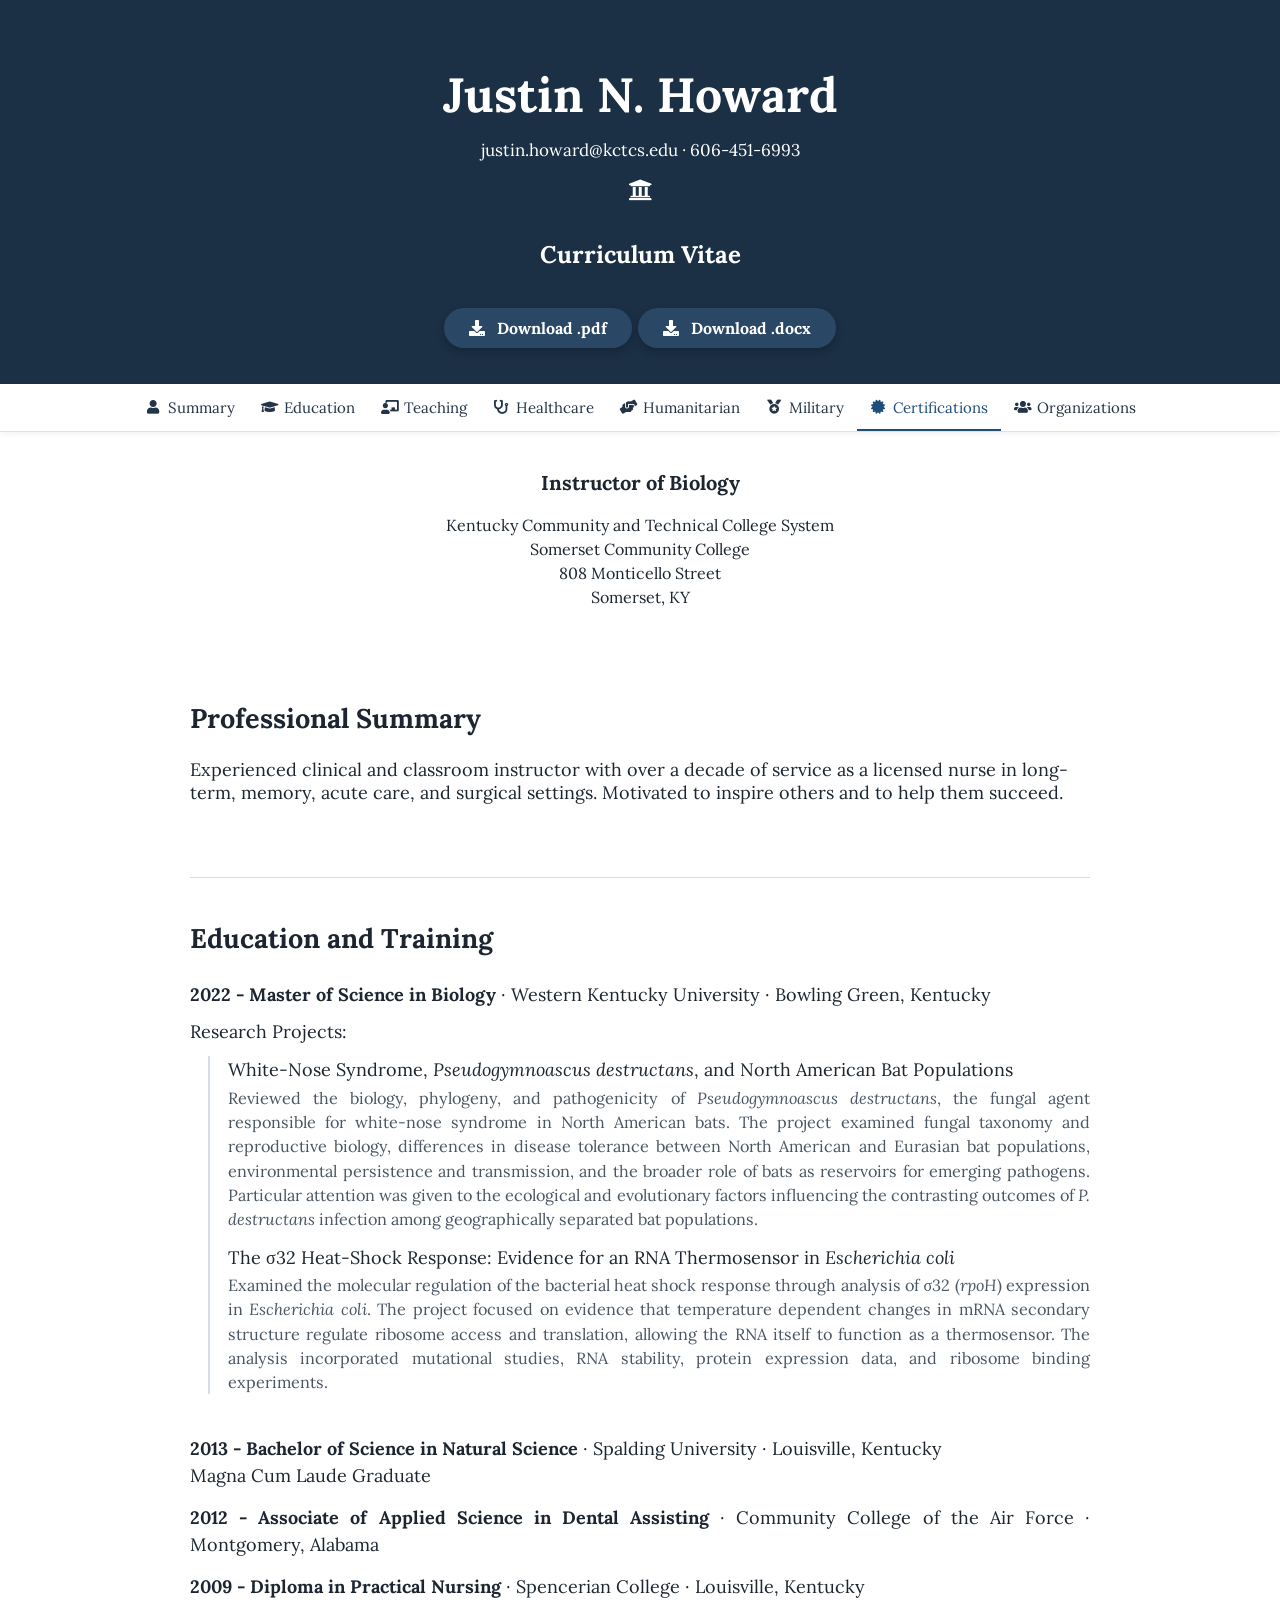
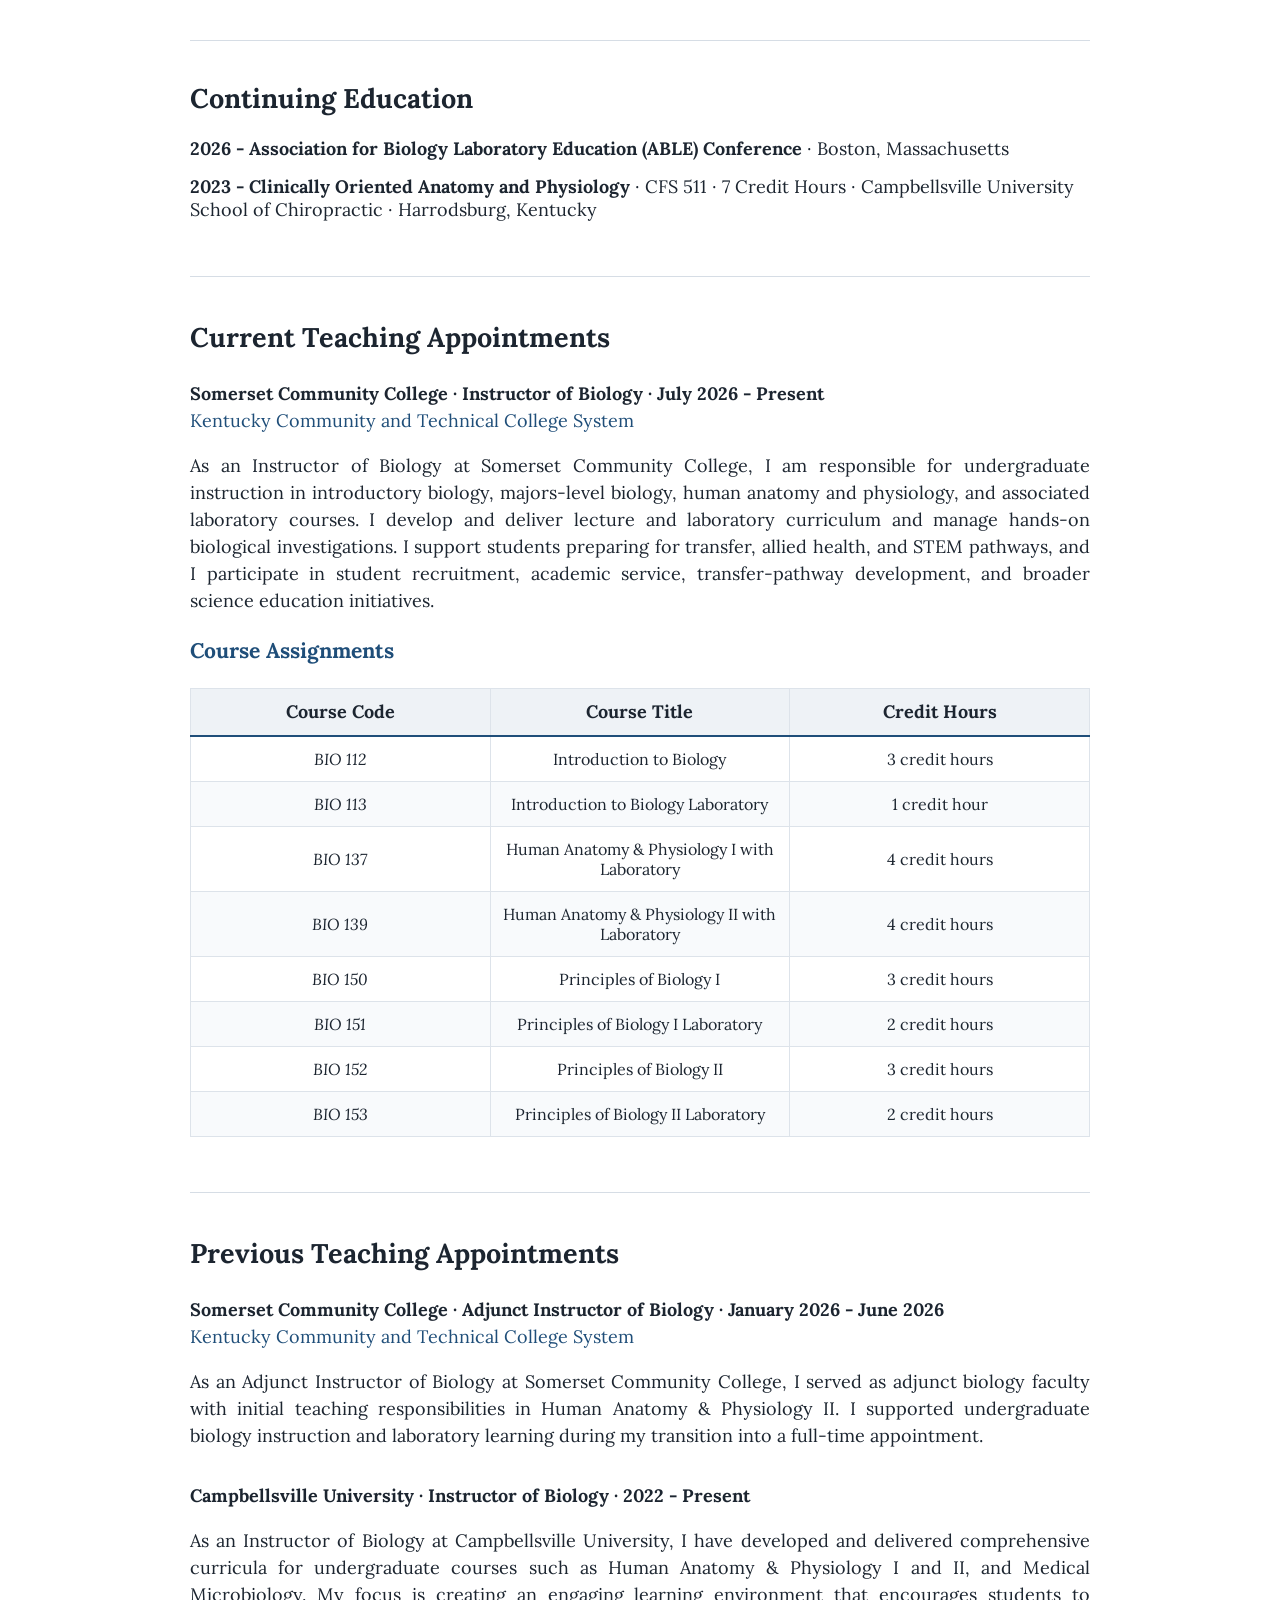
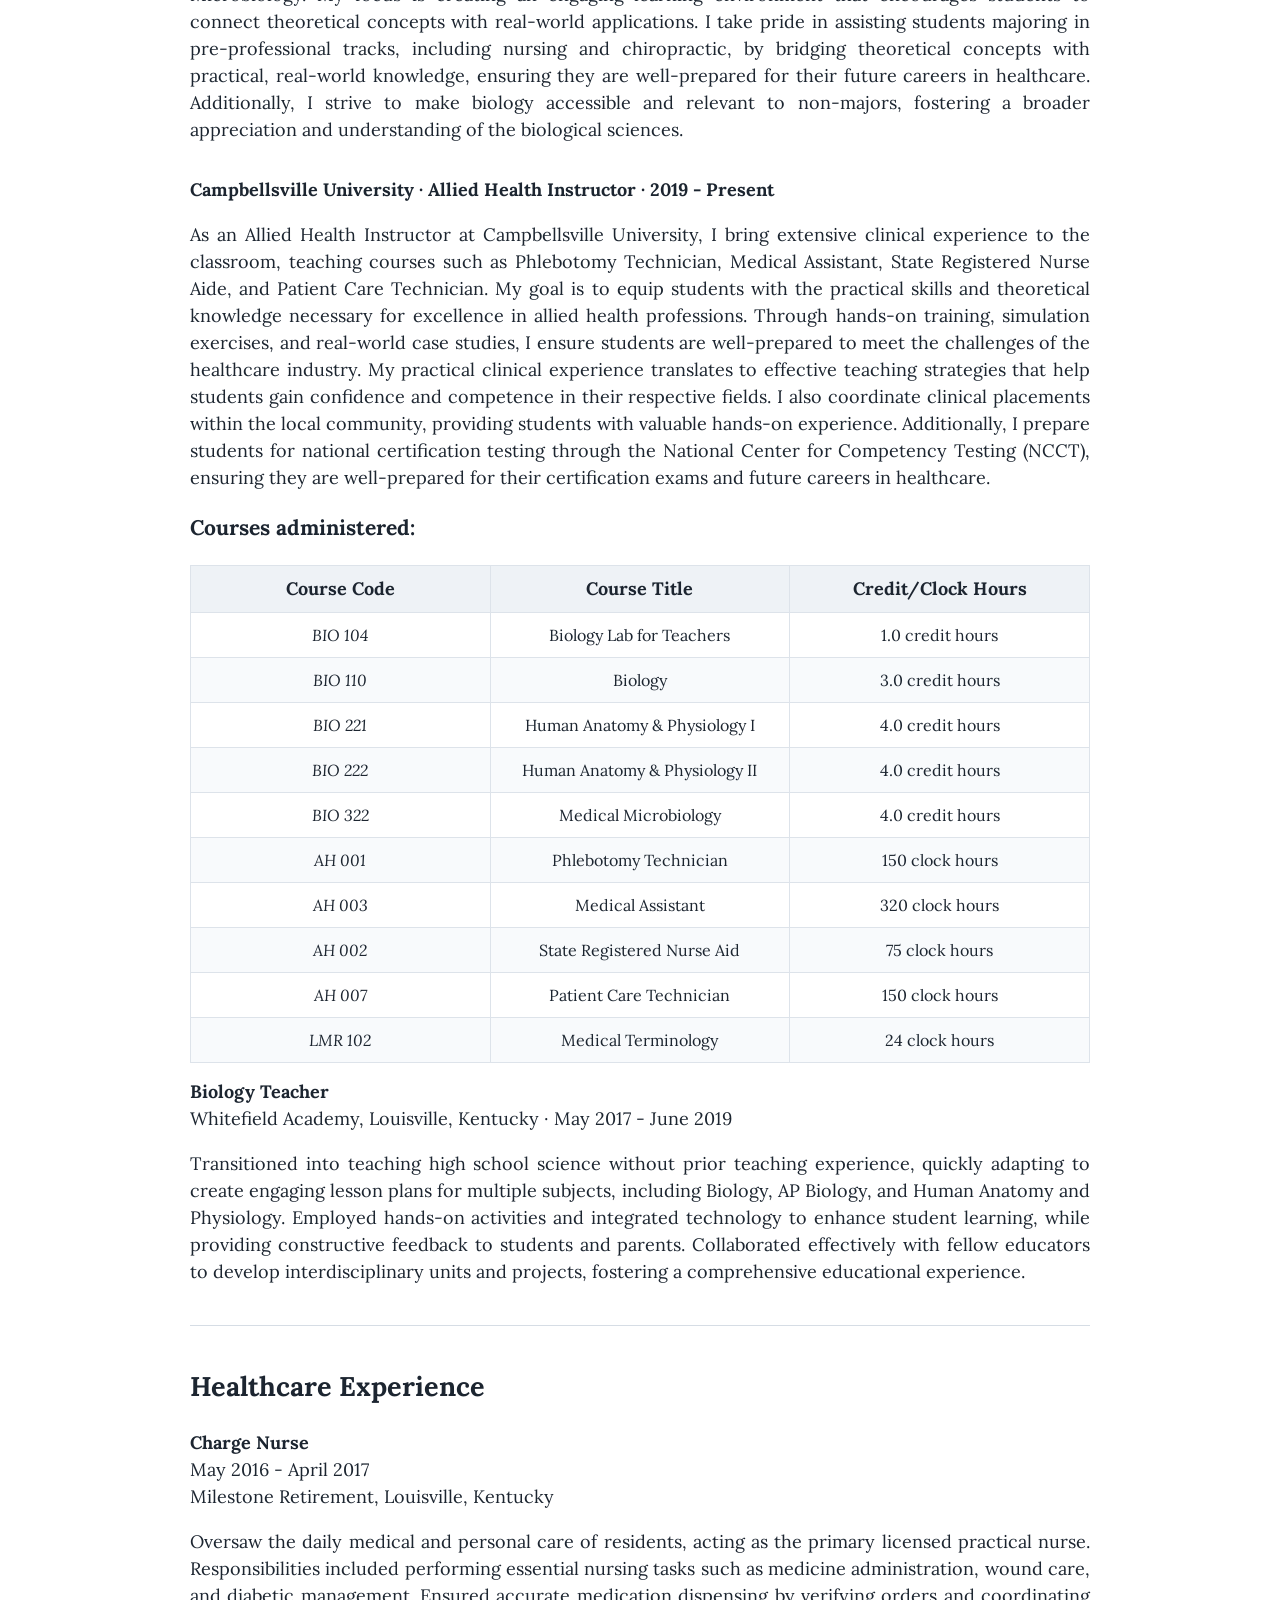
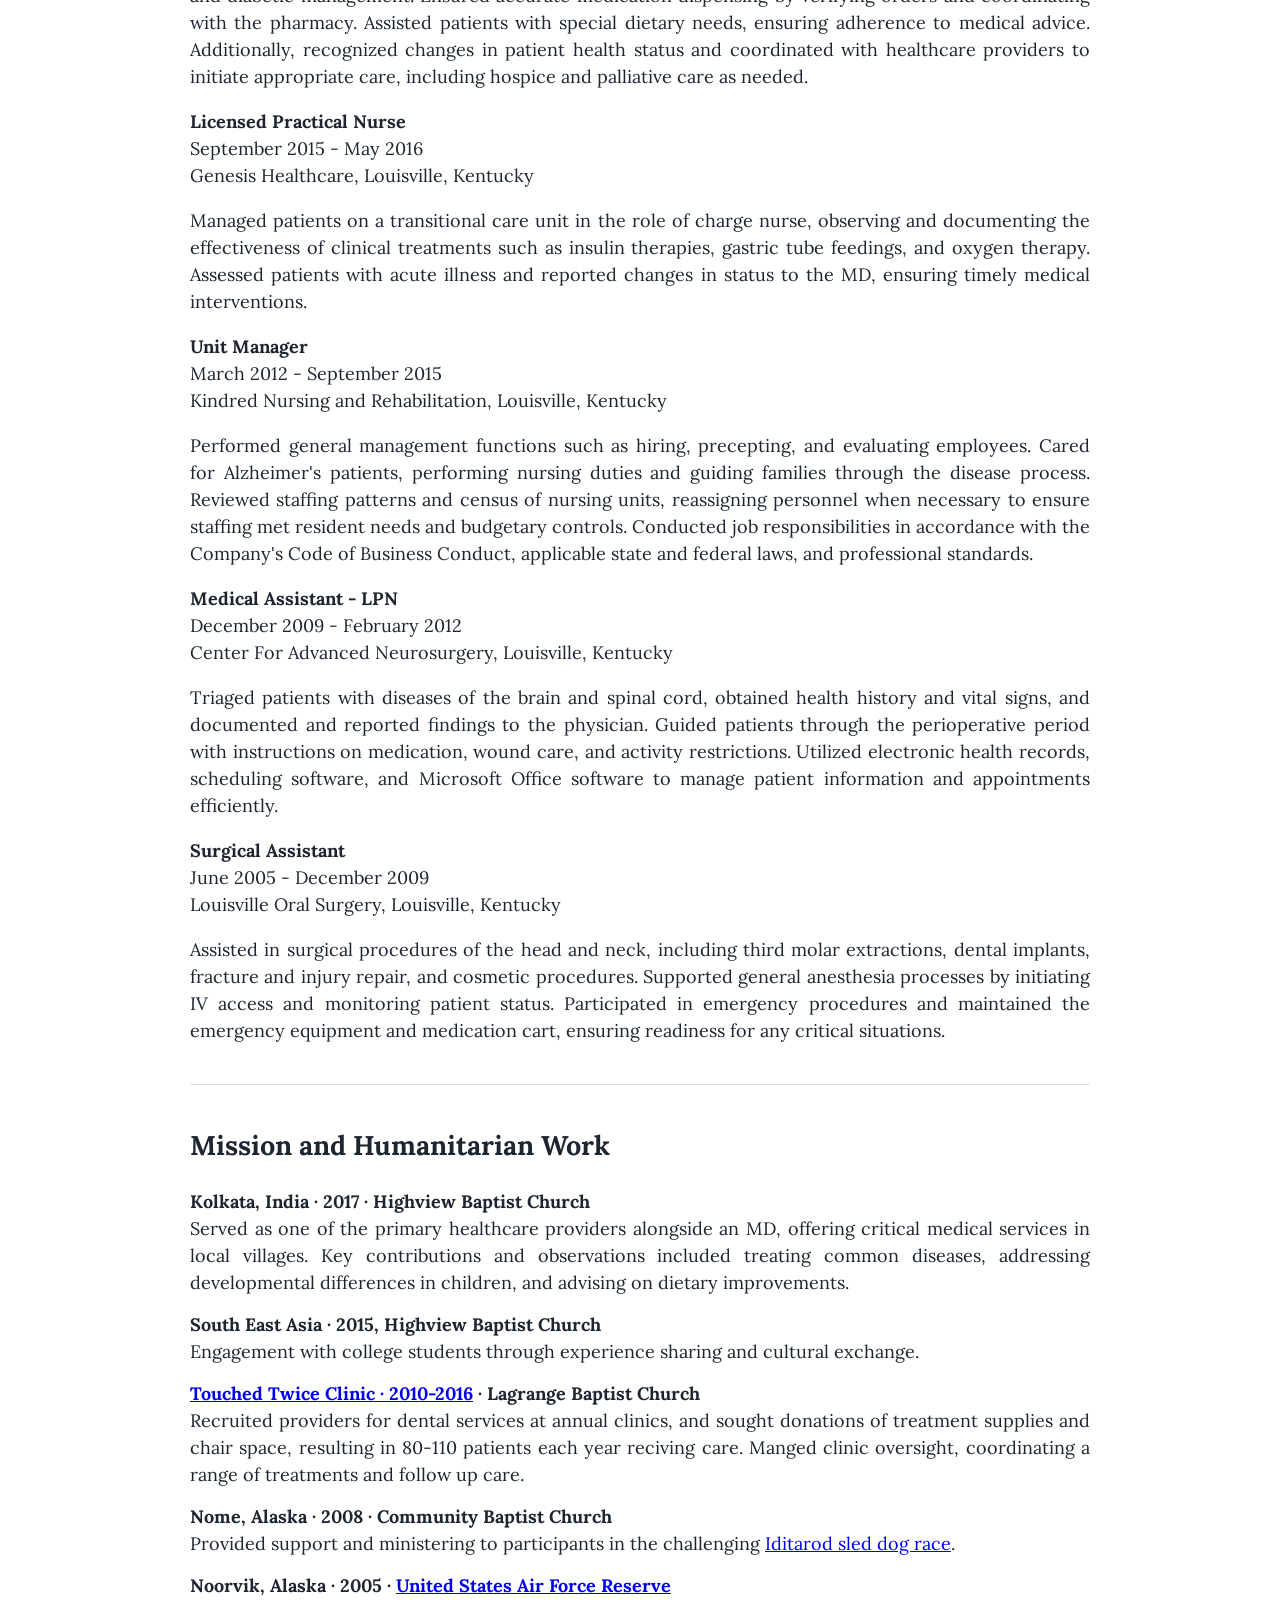
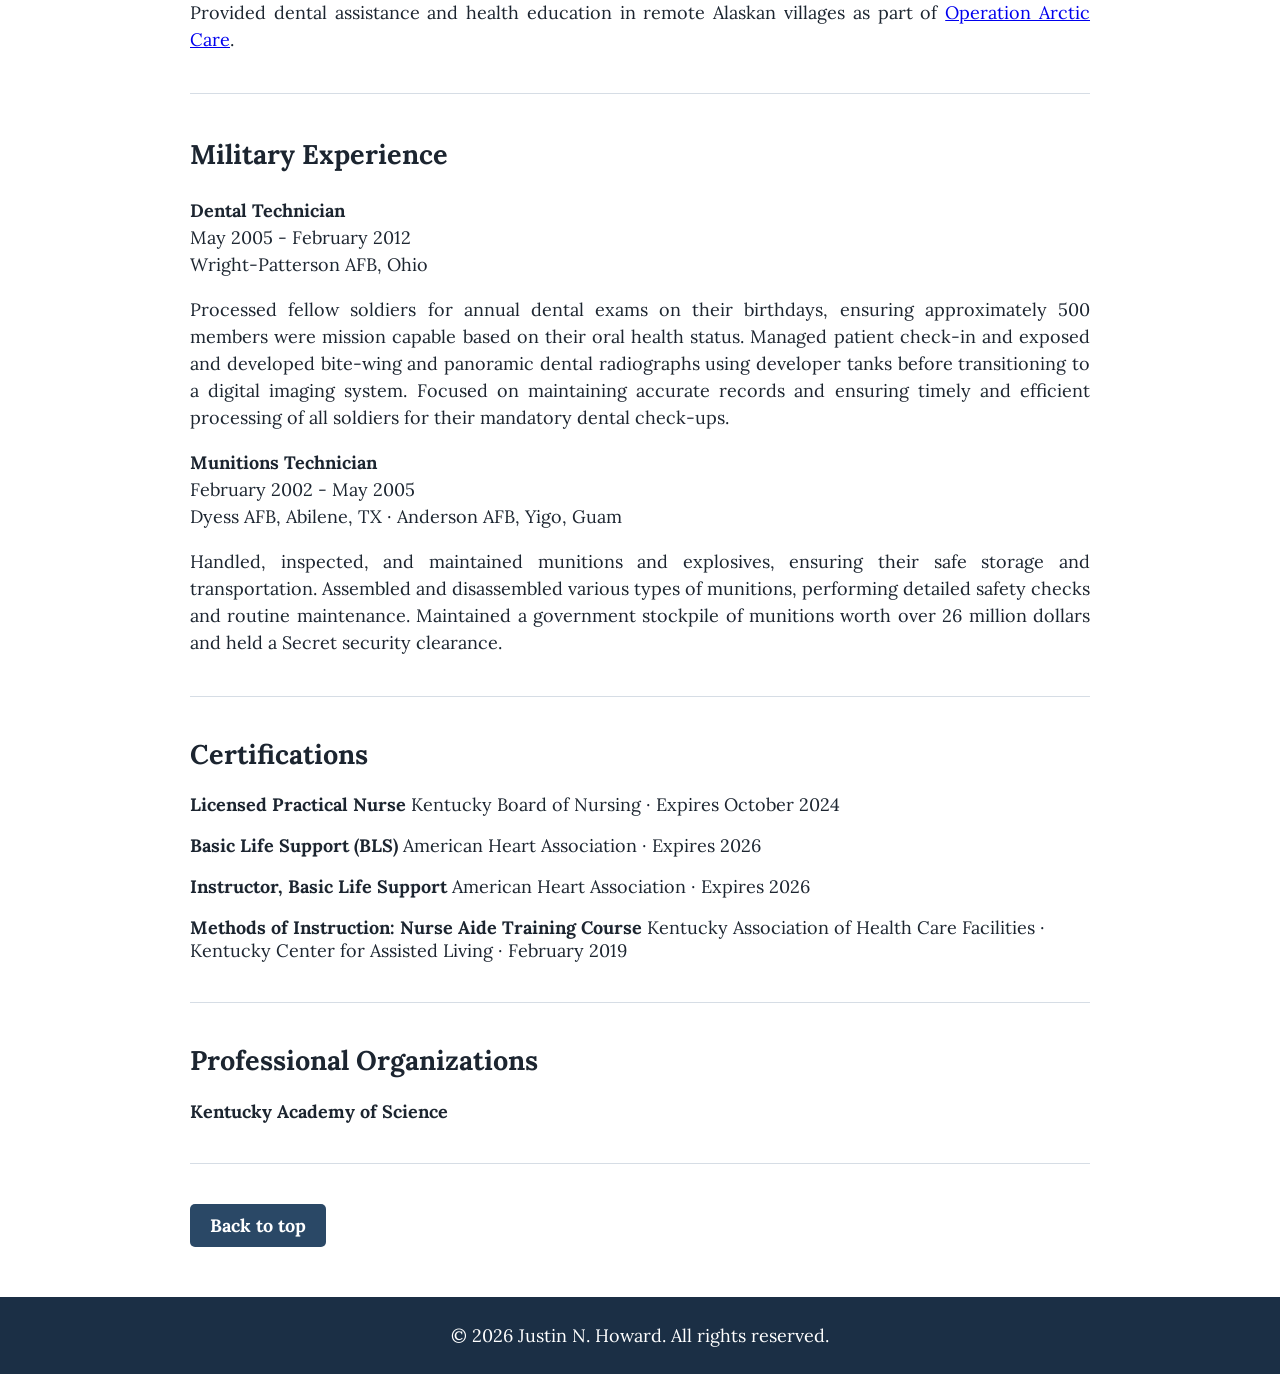
<file: index.html>
<!DOCTYPE html>
<html lang="en">

<head>
    <!-- Meta tags -->
    <meta charset="UTF-8">
    <meta name="viewport" content="width=device-width, initial-scale=1.0">
    <title>Justin N. Howard - CV</title>
 
   
    <!-- Stylesheets -->
    <link href="https://fonts.googleapis.com/css2?family=Lora:ital,wght@0,400;0,700;1,400;1,700&display=swap" rel="stylesheet">
    <link rel="stylesheet" href="https://cdnjs.cloudflare.com/ajax/libs/font-awesome/5.15.3/css/all.min.css">
    <link rel="stylesheet" href="style.css">

    <!-- Favicon -->
    <link rel="apple-touch-icon" sizes="180x180" href="/apple-touch-icon.png">
    <link rel="icon" type="image/png" sizes="32x32" href="/favicon-32x32.png">
    <link rel="icon" type="image/png" sizes="16x16" href="/favicon-16x16.png">
    <link rel="manifest" href="/site.webmanifest">
</head>

<body ID="top">

    <!-- Header -->
    <header>
        <div id="banner">
            
            <div class="spacer"></div>
            <h1>Justin N. Howard</h1>
            <p class="hero-contact"><a href="mailto:justin.howard@kctcs.edu">justin.howard@kctcs.edu</a> · <a href="tel:+16064516993">606-451-6993</a></p>
            <div class="spacer"></div>
            <i class="fas fa-university"></i>
            <div class="spacer"></div>
            <h4>Curriculum Vitae</h4>
            <div class="spacer"></div>
            <a href="J_Howard_CV.pdf" class="download-button"><i class="fas fa-download"></i> Download .pdf</a>
            <a href="J_Howard_CV.docx" class="download-button"><i class="fas fa-download"></i> Download .docx</a>
        </div>
    </header>

    <!-- Top navigation -->
    <nav id="topnav" aria-label="Sections">
        <ul>
            <li><a href="#professional-summary"><i class="fas fa-user"></i> Summary</a></li>
            <li><a href="#education"><i class="fas fa-graduation-cap"></i> Education</a></li>
            <li><a href="#teaching-experience"><i class="fas fa-chalkboard-teacher"></i> Teaching</a></li>
            <li><a href="#healthcare-experience"><i class="fas fa-stethoscope"></i> Healthcare</a></li>
            <li><a href="#humanitarian-work"><i class="fas fa-hands-helping"></i> Humanitarian</a></li>
            <li><a href="#military-experience"><i class="fas fa-medal"></i> Military</a></li>
            <li><a href="#Certifications"><i class="fas fa-certificate"></i> Certifications</a></li>
            <li><a href="#professional-organizations"><i class="fas fa-users"></i> Organizations</a></li>
        </ul>
    </nav>

    <!-- Contact Info -->
    <div id="contact-info">
        <p class="tight-paragraph contact-title">Instructor of Biology</p>
        <div class="spacer"></div>
        <p class="tight-paragraph">Kentucky Community and Technical College System</p>
        <p class="tight-paragraph">Somerset Community College</p>
        <p class="tight-paragraph">808 Monticello Street</p>
        <p class="tight-paragraph">Somerset, KY</p>
    </div>

    <div class="spacer"></div>

    <!-- Main content -->
    <main>
    
        <div class="spacer"></div>
        <section id="professional-summary">
            <h2>Professional Summary</h2>
            <p>Experienced clinical and classroom instructor with over a decade of service as a licensed nurse in long-term, memory, acute care, and surgical settings. Motivated to inspire others and to help them succeed.</p>
            <div class="spacer"></div>
        </section>


        <hr>
        <section id="education">
            <h2>Education and Training</h2>
             
            <p class="tight-paragraph"><strong>2022 - Master of Science in Biology</strong> · Western Kentucky University · Bowling Green, Kentucky </p>
            <p class="tight-paragraph research-label">Research Projects:</p>
            <div class="research-projects">
                <p class="tight-paragraph">White-Nose Syndrome, <i>Pseudogymnoascus destructans</i>, and North American Bat Populations</p>
                <p class="research-description">Reviewed the biology, phylogeny, and pathogenicity of <i>Pseudogymnoascus destructans</i>, the fungal agent responsible for white-nose syndrome in North American bats. The project examined fungal taxonomy and reproductive biology, differences in disease tolerance between North American and Eurasian bat populations, environmental persistence and transmission, and the broader role of bats as reservoirs for emerging pathogens. Particular attention was given to the ecological and evolutionary factors influencing the contrasting outcomes of <i>P. destructans</i> infection among geographically separated bat populations.</p>

                <p class="tight-paragraph">The σ32 Heat-Shock Response: Evidence for an RNA Thermosensor in <i>Escherichia coli</i></p>
                <p class="research-description">Examined the molecular regulation of the bacterial heat shock response through analysis of σ32 (<i>rpoH</i>) expression in <i>Escherichia coli</i>. The project focused on evidence that temperature dependent changes in mRNA secondary structure regulate ribosome access and translation, allowing the RNA itself to function as a thermosensor. The analysis incorporated mutational studies, RNA stability, protein expression data, and ribosome binding experiments.</p>
            </div>
             
            <div class="spacer"></div>

            <p class="tight-paragraph"><strong> 2013 - Bachelor of Science in Natural Science</strong> · Spalding University · Louisville, Kentucky </p>
            <p class="tight-paragraph">Magna Cum Laude Graduate</p>

            <div class="spacer"></div>
   
              
            <p class="tight-paragraph"><strong>2012 - Associate of Applied Science in Dental Assisting</strong> · Community College of the Air Force · Montgomery, Alabama</p>
                
             <div class="spacer"></div>

          <p class="tight-paragraph"><strong>2009 - Diploma in Practical Nursing</strong> · Spencerian College · Louisville, Kentucky</p>
        </section>          
      <hr>
      
<section id="continuing-education">

<h2>Continuing Education</h2>
       <p class="tight-paragraph"><strong>2026 - Association for Biology Laboratory Education (ABLE) Conference</strong> · Boston, Massachusetts</p>

       <div class="spacer"></div>

       <p class="tight-paragraph"><strong>2023 - Clinically Oriented Anatomy and Physiology</strong> · CFS 511 · 7 Credit Hours · Campbellsville University School of Chiropractic · Harrodsburg, Kentucky</p> 

       <div class="spacer"></div>
    </section>
        <hr>
        <section id="teaching-experience">
            <h2>Current Teaching Appointments</h2>
                <div class="kctcs-entry">
                <p class="tight-paragraph"><strong>Somerset Community College · Instructor of Biology · July 2026 - Present</strong></p>
                <p class="tight-paragraph kctcs-system">Kentucky Community and Technical College System</p>
                <p>As an Instructor of Biology at Somerset Community College, I am responsible for undergraduate instruction in introductory biology, majors-level biology, human anatomy and physiology, and associated laboratory courses. I develop and deliver lecture and laboratory curriculum and manage hands-on biological investigations. I support students preparing for transfer, allied health, and STEM pathways, and I participate in student recruitment, academic service, transfer-pathway development, and broader science education initiatives.</p>

                <h3 class="kctcs-heading">Course Assignments</h3>
                    <table class="courses-table">
                        <thead>
                            <tr>
                                <th>Course Code</th>
                                <th>Course Title</th>
                                <th>Credit Hours</th>
                            </tr>
                        </thead>
                        <tbody>
                            <tr>
                                <td><i>BIO 112</i></td>
                                <td>Introduction to Biology</td>
                                <td>3 credit hours</td>
                            </tr>
                            <tr>
                                <td><i>BIO 113</i></td>
                                <td>Introduction to Biology Laboratory</td>
                                <td>1 credit hour</td>
                            </tr>
                            <tr>
                                <td><i>BIO 137</i></td>
                                <td>Human Anatomy & Physiology I with Laboratory</td>
                                <td>4 credit hours</td>
                            </tr>
                            <tr>
                                <td><i>BIO 139</i></td>
                                <td>Human Anatomy & Physiology II with Laboratory</td>
                                <td>4 credit hours</td>
                            </tr>
                            <tr>
                                <td><i>BIO 150</i></td>
                                <td>Principles of Biology I</td>
                                <td>3 credit hours</td>
                            </tr>
                            <tr>
                                <td><i>BIO 151</i></td>
                                <td>Principles of Biology I Laboratory</td>
                                <td>2 credit hours</td>
                            </tr>
                            <tr>
                                <td><i>BIO 152</i></td>
                                <td>Principles of Biology II</td>
                                <td>3 credit hours</td>
                            </tr>
                            <tr>
                                <td><i>BIO 153</i></td>
                                <td>Principles of Biology II Laboratory</td>
                                <td>2 credit hours</td>
                            </tr>
                        </tbody>
                    </table>
                </div>
                    <div class="spacer"></div>

        </section>

<section id="previous-teaching-appointments">
    <hr>
<h2>Previous Teaching Appointments</h2>

                <div class="kctcs-entry">
                <p class="tight-paragraph"><strong>Somerset Community College · Adjunct Instructor of Biology · January 2026 - June 2026</strong></p>
                <p class="tight-paragraph kctcs-system">Kentucky Community and Technical College System</p>
                <p>As an Adjunct Instructor of Biology at Somerset Community College, I served as adjunct biology faculty with initial teaching responsibilities in Human Anatomy & Physiology II. I supported undergraduate biology instruction and laboratory learning during my transition into a full-time appointment.</p>
                </div>

                <div class="spacer"></div>

                <p class="tight-paragraph"><strong>Campbellsville University · Instructor of Biology · 2022 - Present  </strong></p>
                <p> As an Instructor of Biology at Campbellsville University, I have developed and delivered comprehensive curricula for undergraduate courses such as Human Anatomy & Physiology I and II, and Medical Microbiology. My focus is creating an engaging learning environment that encourages students to connect theoretical concepts with real-world applications. I take pride in assisting students majoring in pre-professional tracks, including nursing and chiropractic, by bridging theoretical concepts with practical, real-world knowledge, ensuring they are well-prepared for their future careers in healthcare. Additionally, I strive to make biology accessible and relevant to non-majors, fostering a broader appreciation and understanding of the biological sciences.</p>

                <div class="spacer"></div>

                <p class="tight-paragraph"><strong>Campbellsville University · Allied Health Instructor · 2019 - Present  </strong></p>

                <p>As an Allied Health Instructor at Campbellsville University, I bring extensive clinical experience to the classroom, teaching courses such as Phlebotomy Technician, Medical Assistant, State Registered Nurse Aide, and Patient Care Technician. My goal is to equip students with the practical skills and theoretical knowledge necessary for excellence in allied health professions. Through hands-on training, simulation exercises, and real-world case studies, I ensure students are well-prepared to meet the challenges of the healthcare industry. My practical clinical experience translates to effective teaching strategies that help students gain confidence and competence in their respective fields. I also coordinate clinical placements within the local community, providing students with valuable hands-on experience. Additionally, I prepare students for national certification testing through the National Center for Competency Testing (NCCT), ensuring they are well-prepared for their certification exams and future careers in healthcare.






                </p>
      
                <h3>Courses administered:</h3>
                    <table class="courses-table">
                        <thead>
                            <tr>
                                <th>Course Code</th>
                                <th>Course Title</th>
                                <th>Credit/Clock Hours</th>
                            </tr>
                        </thead>
                        <tbody>
                            <tr>
                                <td><i>BIO 104</i></td>
                                <td>Biology Lab for Teachers</td>
                                <td>1.0 credit hours</td>
                            </tr>
                            <tr>
                                <td><i>BIO 110</i></td>
                                <td>Biology</td>
                                <td>3.0 credit hours</td>
                            </tr>
                            <tr>
                                <td><i>BIO 221</i></td>
                                <td>Human Anatomy & Physiology I</td>
                                <td>4.0 credit hours</td>
                            </tr>
                            <tr>
                                <td><i>BIO 222</i></td>
                                <td>Human Anatomy & Physiology II</td>
                                <td>4.0 credit hours</td>
                            </tr>
                            <tr>
                                <td><i>BIO 322</i></td>
                                <td>Medical Microbiology</td>
                                <td>4.0 credit hours</td>
                            </tr>
                            <tr>
                                <td><i>AH 001</i></td>
                                <td>Phlebotomy Technician</td>
                                <td>150 clock hours</td>
                            </tr>
                            <tr>
                                <td><i>AH 003</i></td>
                                <td>Medical Assistant</td>
                                <td>320 clock hours</td>
                            </tr>
                            <tr>
                                <td><i>AH 002</i></td>
                                <td>State Registered Nurse Aid</td>
                                <td>75 clock hours</td>
                            </tr>
                            <tr>
                                <td><i>AH 007</i></td>
                                <td>Patient Care Technician</td>
                                <td>150 clock hours</td>
                            </tr>
                            <tr>
                                <td><i>LMR 102</i></td>
                                <td>Medical Terminology</td>
                                <td>24 clock hours</td>
                            </tr>
                        </tbody>
                    </table>
                    <div class="spacer"></div>

        <p class="tight-paragraph"><strong>Biology Teacher</strong></p>
<p class="tight-paragraph">Whitefield Academy, Louisville, Kentucky · May 2017 - June 2019</p>

<p>Transitioned into teaching high school science without prior teaching experience, quickly adapting to create engaging lesson plans for multiple subjects, including Biology, AP Biology, and Human Anatomy and Physiology. Employed hands-on activities and integrated technology to enhance student learning, while providing constructive feedback to students and parents. Collaborated effectively with fellow educators to develop interdisciplinary units and projects, fostering a comprehensive educational experience.</p>

</section>



<hr>

<section id="healthcare-experience">
            
 <h2>Healthcare Experience</h2>

            
<p class="tight-paragraph"><strong>Charge Nurse</strong>
    <p class="tight-paragraph">May 2016 - April 2017</p>
    <p class="tight-paragraph"> Milestone Retirement, Louisville, Kentucky</p>

<p>Oversaw the daily medical and personal care of residents, acting as the primary licensed practical nurse. Responsibilities included performing essential nursing tasks such as medicine administration, wound care, and diabetic management. Ensured accurate medication dispensing by verifying orders and coordinating with the pharmacy. Assisted patients with special dietary needs, ensuring adherence to medical advice. Additionally, recognized changes in patient health status and coordinated with healthcare providers to initiate appropriate care, including hospice and palliative care as needed.</p>
      
       
        

<p class="tight-paragraph"><strong>Licensed Practical Nurse</strong>
    <p class="tight-paragraph"> September 2015 - May 2016 </p>
        <p class="tight-paragraph">Genesis Healthcare, Louisville, Kentucky</p>
        
    
                <p>Managed patients on a transitional care unit in the role of charge nurse, observing and documenting the effectiveness of clinical treatments such as insulin therapies, gastric tube feedings, and oxygen therapy. Assessed patients with acute illness and reported changes in status to the MD, ensuring timely medical interventions.</p>

   

     
            <p class="tight-paragraph"><strong>Unit Manager</strong>
                <p class="tight-paragraph">   March 2012 - September 2015</p>
                <p class="tight-paragraph">   Kindred Nursing and Rehabilitation, Louisville, Kentucky</p>

            <p>Performed general management functions such as hiring, precepting, and evaluating employees. Cared for Alzheimer's patients, performing nursing duties and guiding families through the disease process. Reviewed staffing patterns and census of nursing units, reassigning personnel when necessary to ensure staffing met resident needs and budgetary controls. Conducted job responsibilities in accordance with the Company's Code of Business Conduct, applicable state and federal laws, and professional standards.</p>
     
       
     
<p class="tight-paragraph"><strong>Medical Assistant - LPN</strong></p>
<p class="tight-paragraph">December 2009 - February 2012</p>
<p class="tight-paragraph">Center For Advanced Neurosurgery, Louisville, Kentucky</p>
         
<p>Triaged patients with diseases of the brain and spinal cord, obtained health history and vital signs, and documented and reported findings to the physician. Guided patients through the perioperative period with instructions on medication, wound care, and activity restrictions. Utilized electronic health records, scheduling software, and Microsoft Office software to manage patient information and appointments efficiently.</p>
             
          
 <p class="tight-paragraph"><strong>Surgical Assistant</strong></p>
 <p class="tight-paragraph">June 2005 - December 2009</p>
 <p class="tight-paragraph">Louisville Oral Surgery, Louisville, Kentucky</p>

<p>Assisted in surgical procedures of the head and neck, including third molar extractions, dental implants, fracture and injury repair, and cosmetic procedures. Supported general anesthesia processes by initiating IV access and monitoring patient status. Participated in emergency procedures and maintained the emergency equipment and medication cart, ensuring readiness for any critical situations.</p>
          
                
             

       
    </section>
        <hr>
        <section id="humanitarian-work">
            <h2>Mission and Humanitarian Work</h2>
    
            <p class="tight-paragraph"><strong>Kolkata, India · 2017 · Highview Baptist Church</strong></p>
      
      
            <p class="tight-paragraph">Served as one of the primary healthcare providers alongside an MD, offering critical medical services in local villages. Key contributions and observations included treating common diseases, addressing developmental differences in children, and advising on dietary improvements.</p>

          
<div class="spacer"></div>

            <p class="tight-paragraph"><strong>South East Asia · 2015, Highview Baptist Church</strong></p>
            <p class="tight-paragraph">Engagement with college students through experience sharing and cultural exchange.</p>

<div class="spacer"></div>
            
        
            <p class="tight-paragraph"><strong><a href="https://www.lagrangebaptist.com/2010/07/21/pray-for-touched-twice/">Touched Twice Clinic · 2010-2016</a> · Lagrange Baptist Church</strong></p>
            <p class="tight-paragraph">Recruited providers for dental services at annual clinics, and sought donations of treatment supplies and chair space, resulting in 80-110 patients each year reciving care. Manged clinic oversight, coordinating a range of treatments and follow up care.</p>

            
<div class="spacer"></div>
            
            <p class="tight-paragraph"><strong>Nome, Alaska · 2008 · Community Baptist Church</strong></p>
            <p class="tight-paragraph">Provided support and ministering to participants in the challenging <a href="https://nomecommunitybaptist.tripod.com/id11.html">Iditarod sled dog race</a>.</p>

<div class="spacer"></div>

            <p class="tight-paragraph"><strong>Noorvik, Alaska · 2005 · <a href="https://www.445aw.afrc.af.mil/News/Photos/igphoto/2000351059/">United States Air Force Reserve</a></strong></p>
            <p class="tight-paragraph">Provided dental assistance and health education in remote Alaskan villages as part of <a href="https://www.afrc.af.mil/News/Art/igphoto/2000613078/">Operation Arctic Care</a>.</p>   
         
        </section>
        
        <hr>

        <section id="military-experience">
            <h2>Military Experience</h2>
            <p class="tight-paragraph"><strong>Dental Technician</strong></p>
            <p class="tight-paragraph">May 2005 - February 2012</p>
            <p class="tight-paragraph">Wright-Patterson AFB, Ohio</p>
              
                <p>Processed fellow soldiers for annual dental exams on their birthdays, ensuring approximately 500 members were mission capable based on their oral health status. Managed patient check-in and exposed and developed bite-wing and panoramic dental radiographs using developer tanks before transitioning to a digital imaging system. Focused on maintaining accurate records and ensuring timely and efficient processing of all soldiers for their mandatory dental check-ups.</p>

                <p class="tight-paragraph"><strong>Munitions Technician</strong></p>
                <p class="tight-paragraph">February 2002 - May 2005</p>
                <p class="tight-paragraph">Dyess AFB, Abilene, TX · Anderson AFB, Yigo, Guam</p>
             
                <p>Handled, inspected, and maintained munitions and explosives, ensuring their safe storage and transportation. Assembled and disassembled various types of munitions, performing detailed safety checks and routine maintenance. Maintained a government stockpile of munitions worth over 26 million dollars and held a Secret security clearance.</p>
         
        </section>

        <hr>

        <section id="Certifications">
            <h2>Certifications</h2>
       
            <p><strong>Licensed Practical Nurse</strong> Kentucky Board of Nursing · Expires October 2024</p>    
            <p><strong>Basic Life Support (BLS)</strong> American Heart Association · Expires 2026</p>
                <p><strong>Instructor, Basic Life Support</strong> American Heart Association · Expires 2026</p>
            
                <p><strong>Methods of Instruction: Nurse Aide Training Course</strong> Kentucky Association of Health Care Facilities · Kentucky Center for Assisted Living · February 2019 </p>

        </section>

        <hr>

        <section id="professional-organizations">
            <h2>Professional Organizations</h2>

            <p><strong>Kentucky Academy of Science</strong></p>

        </section>
     
        <hr>
        <a href="#top" class="top-button">Back to top</a>
    </main>
    <footer>
        <p>&copy; 2026 Justin N. Howard. All rights reserved.</p>
    </footer>
    <script>
        // Highlight the menu item for the section currently on screen
        const navLinks = [...document.querySelectorAll('#topnav a')];
        const linkFor = id => navLinks.find(a => a.hash === '#' + id);
        const sectionLink = {
            'continuing-education': 'education',
            'previous-teaching-appointments': 'teaching-experience'
        };
        const observer = new IntersectionObserver(entries => {
            entries.forEach(entry => {
                if (!entry.isIntersecting) return;
                const link = linkFor(sectionLink[entry.target.id] || entry.target.id);
                if (!link) return;
                navLinks.forEach(a => a.classList.remove('active'));
                link.classList.add('active');
            });
        }, { rootMargin: '-25% 0px -65% 0px' });
        document.querySelectorAll('main section').forEach(section => observer.observe(section));
    </script>
</body>

</html>
</file>
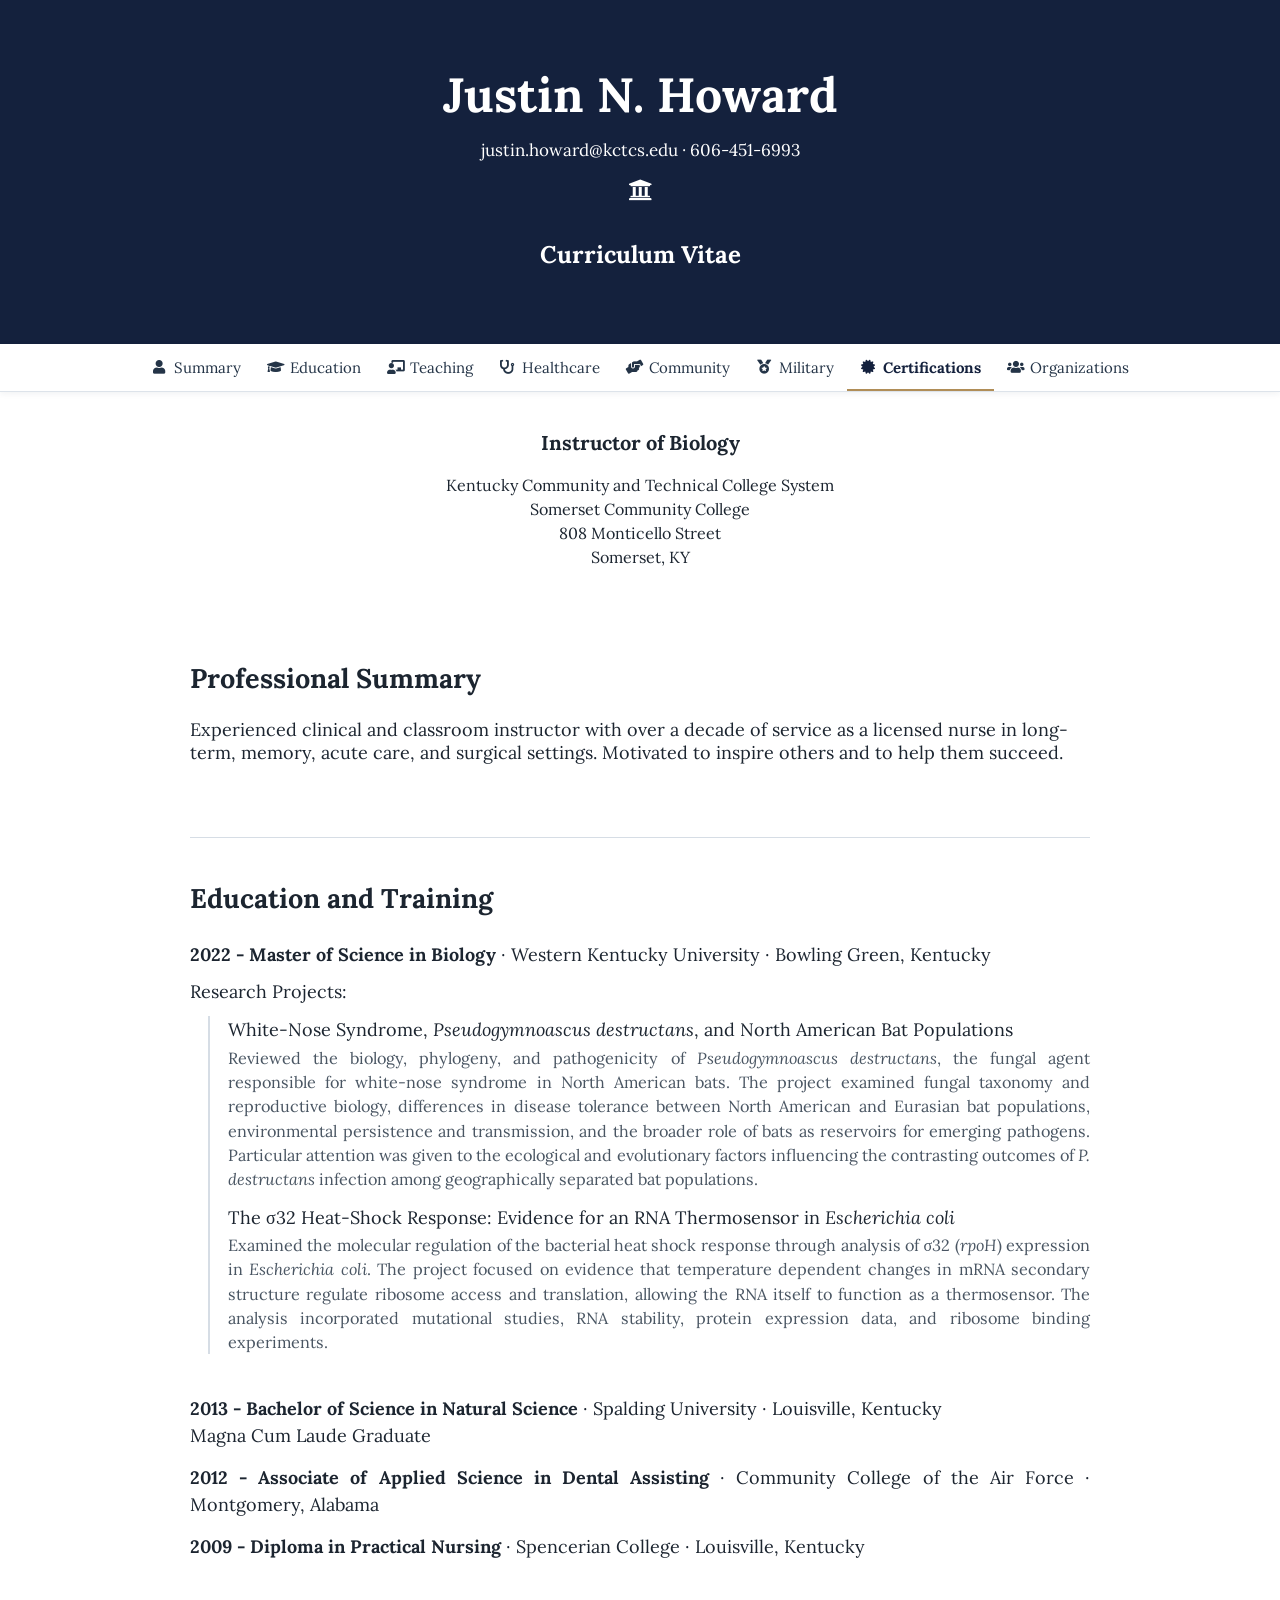
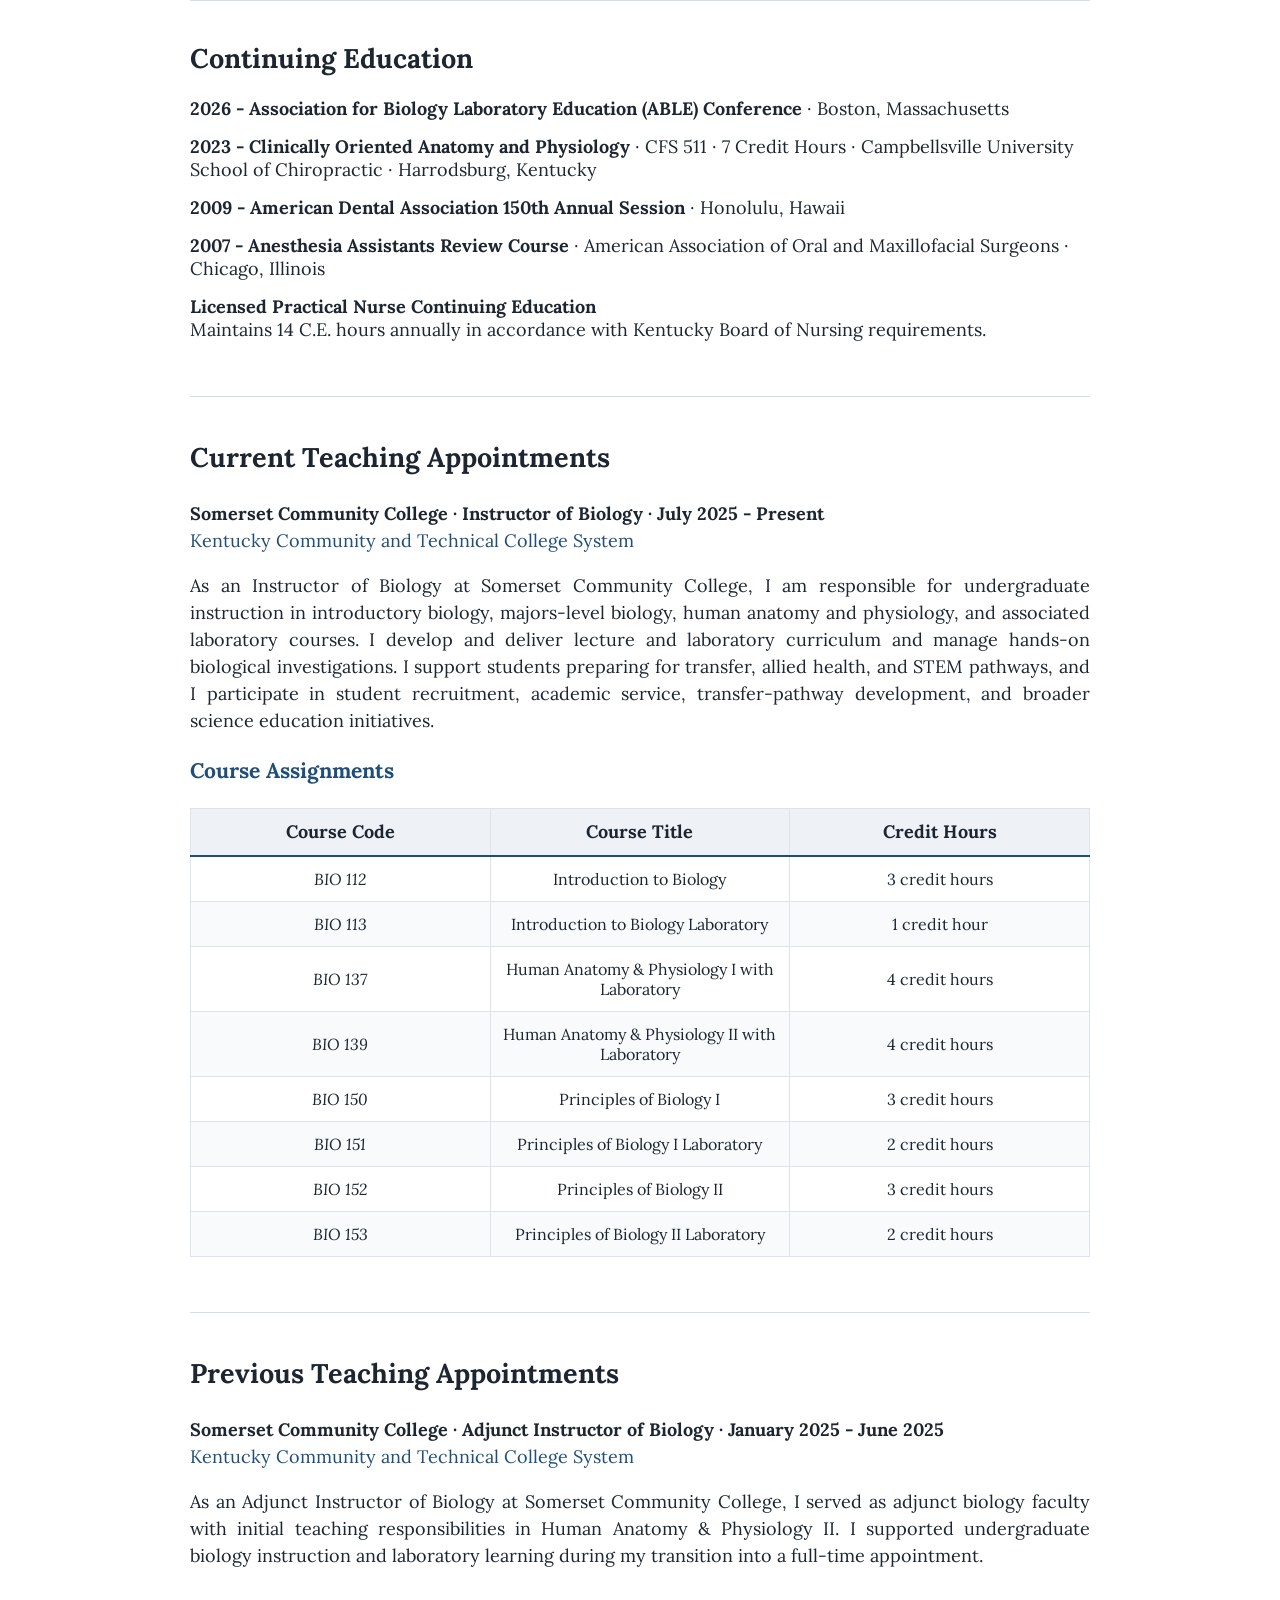
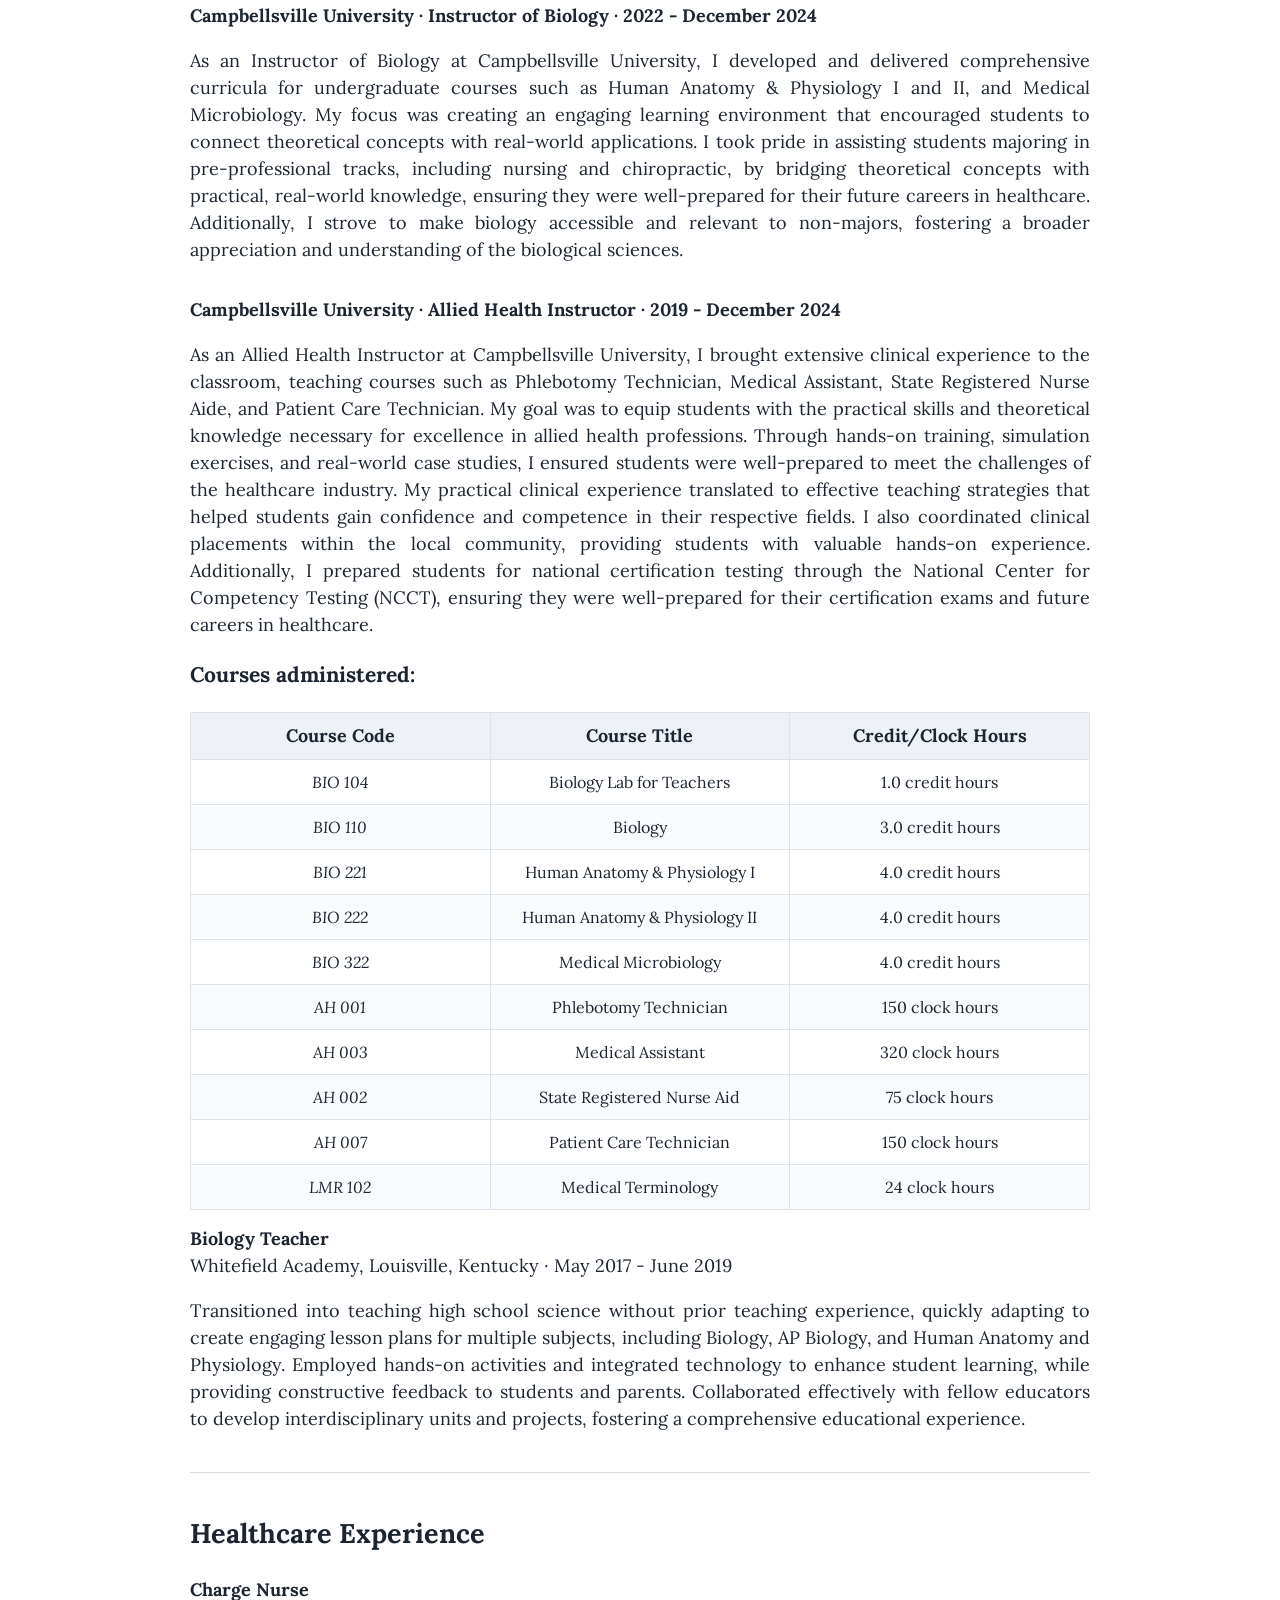
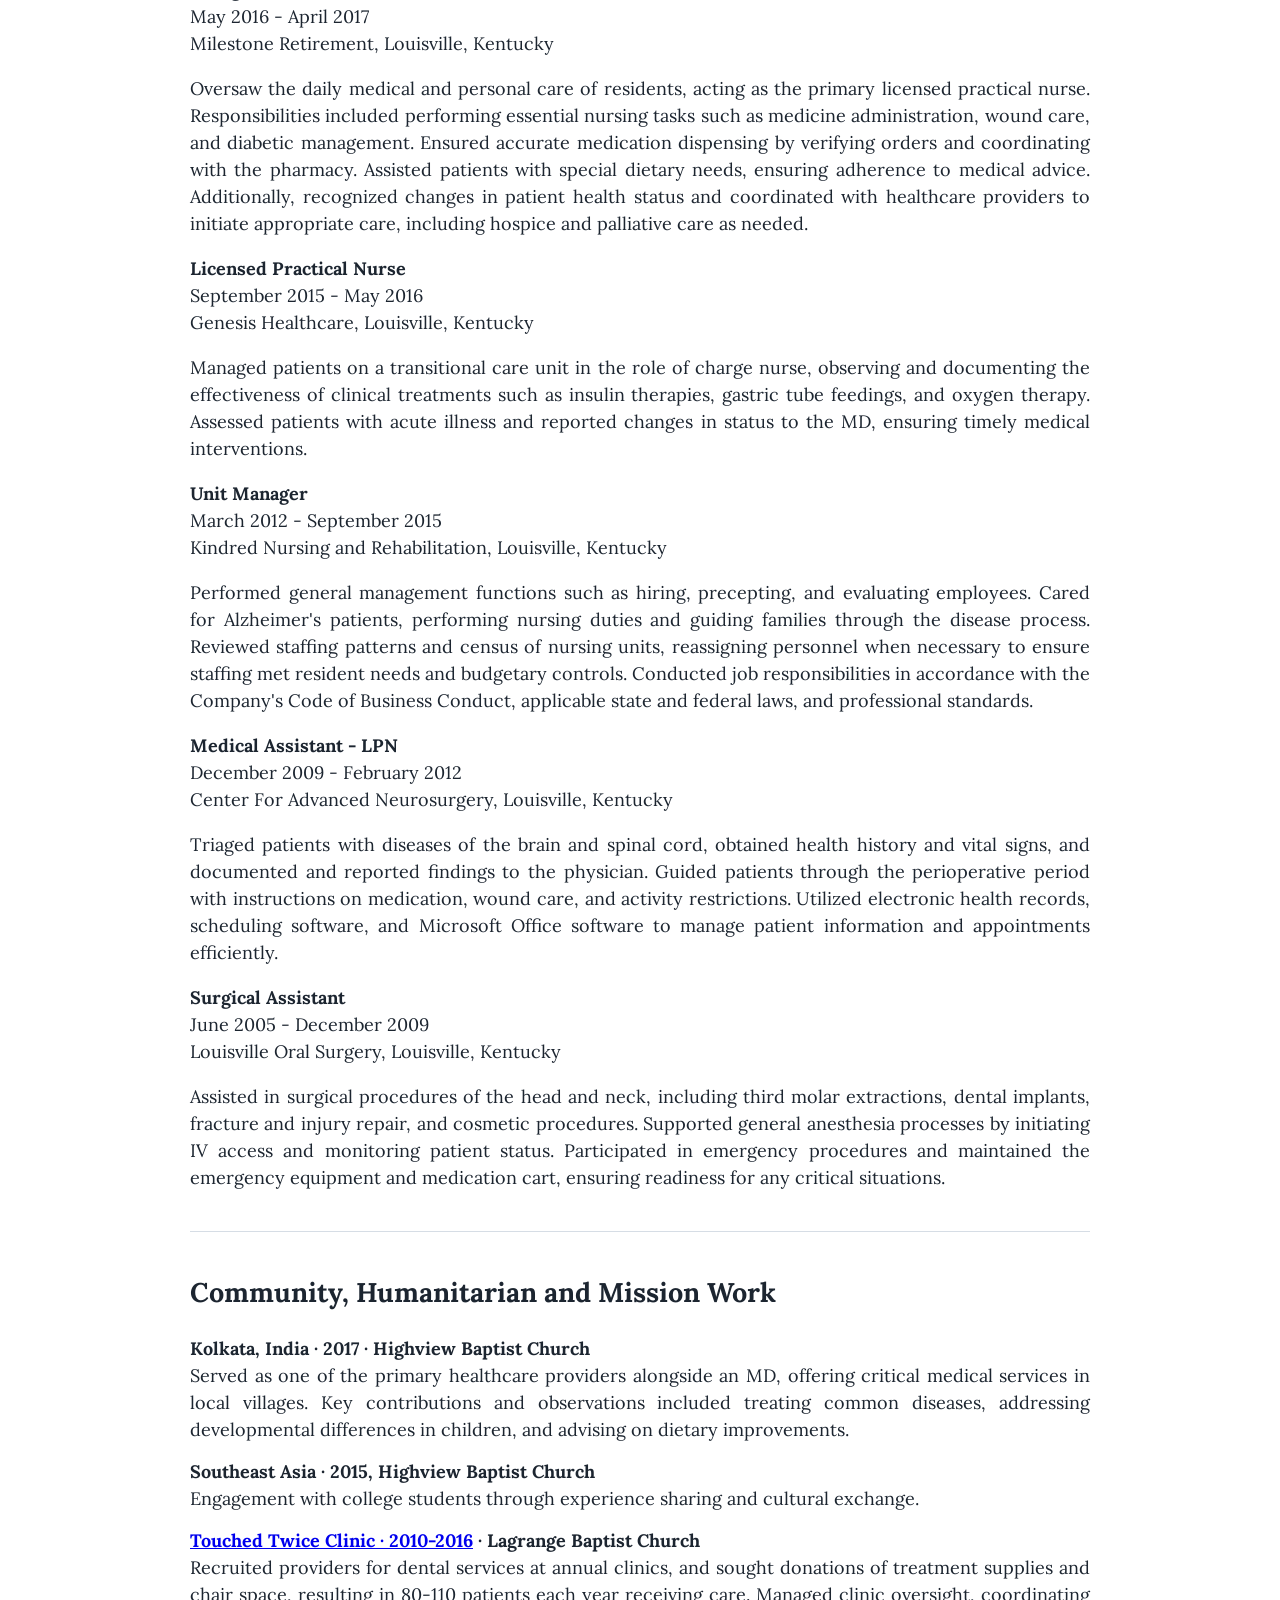
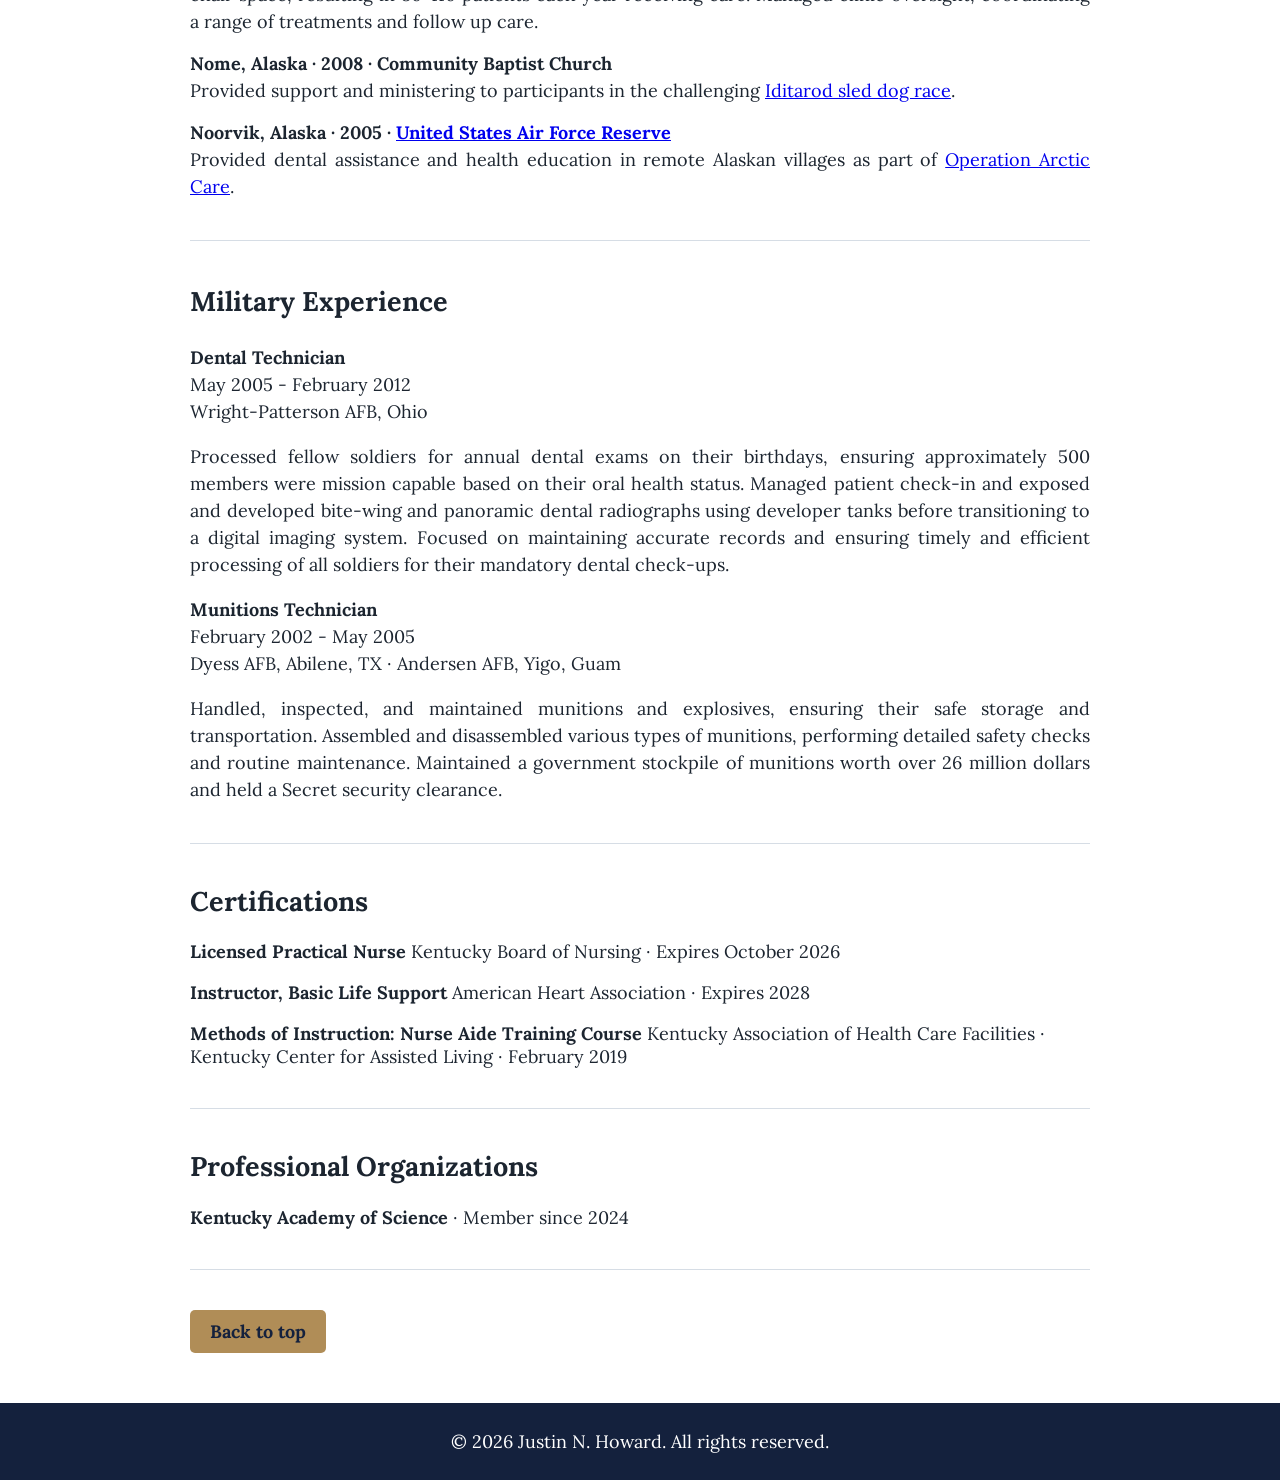
<file: public/index.html>
<!DOCTYPE html>
<html lang="en">

<head>
    <!-- Meta tags -->
    <meta charset="UTF-8">
    <meta name="viewport" content="width=device-width, initial-scale=1.0">
    <title>Justin N. Howard - CV</title>
 
   
    <!-- Stylesheets -->
    <link href="https://fonts.googleapis.com/css2?family=Lora:ital,wght@0,400;0,700;1,400;1,700&display=swap" rel="stylesheet">
    <link rel="stylesheet" href="https://cdnjs.cloudflare.com/ajax/libs/font-awesome/5.15.3/css/all.min.css">
    <link rel="stylesheet" href="style.css">

    <!-- Favicon -->
    <link rel="apple-touch-icon" sizes="180x180" href="/apple-touch-icon.png">
    <link rel="icon" type="image/png" sizes="32x32" href="/favicon-32x32.png">
    <link rel="icon" type="image/png" sizes="16x16" href="/favicon-16x16.png">
    <link rel="manifest" href="/site.webmanifest">
</head>

<body ID="top">

    <!-- Header -->
    <header>
        <div id="banner">
            
            <div class="spacer"></div>
            <h1>Justin N. Howard</h1>
            <p class="hero-contact"><a href="mailto:justin.howard@kctcs.edu">justin.howard@kctcs.edu</a> · <a href="tel:+16064516993">606-451-6993</a></p>
            <div class="spacer"></div>
            <i class="fas fa-university"></i>
            <div class="spacer"></div>
            <h4>Curriculum Vitae</h4>
            <div class="spacer"></div>
            
        </div>
    </header>

    <!-- Top navigation -->
    <nav id="topnav" aria-label="Sections">
        <ul>
            <li><a href="#professional-summary"><i class="fas fa-user"></i> Summary</a></li>
            <li><a href="#education"><i class="fas fa-graduation-cap"></i> Education</a></li>
            <li><a href="#teaching-experience"><i class="fas fa-chalkboard-teacher"></i> Teaching</a></li>
            <li><a href="#healthcare-experience"><i class="fas fa-stethoscope"></i> Healthcare</a></li>
            <li><a href="#humanitarian-work"><i class="fas fa-hands-helping"></i> Community</a></li>
            <li><a href="#military-experience"><i class="fas fa-medal"></i> Military</a></li>
            <li><a href="#Certifications"><i class="fas fa-certificate"></i> Certifications</a></li>
            <li><a href="#professional-organizations"><i class="fas fa-users"></i> Organizations</a></li>
        </ul>
    </nav>

    <!-- Contact Info -->
    <div id="contact-info">
        <p class="tight-paragraph contact-title">Instructor of Biology</p>
        <div class="spacer"></div>
        <p class="tight-paragraph">Kentucky Community and Technical College System</p>
        <p class="tight-paragraph">Somerset Community College</p>
        <p class="tight-paragraph">808 Monticello Street</p>
        <p class="tight-paragraph">Somerset, KY</p>
    </div>

    <div class="spacer"></div>

    <!-- Main content -->
    <main>
    
        <div class="spacer"></div>
        <section id="professional-summary">
            <h2>Professional Summary</h2>
            <p>Experienced clinical and classroom instructor with over a decade of service as a licensed nurse in long-term, memory, acute care, and surgical settings. Motivated to inspire others and to help them succeed.</p>
            <div class="spacer"></div>
        </section>


        <hr>
        <section id="education">
            <h2>Education and Training</h2>
             
            <p class="tight-paragraph"><strong>2022 - Master of Science in Biology</strong> · Western Kentucky University · Bowling Green, Kentucky </p>
            <p class="tight-paragraph research-label">Research Projects:</p>
            <div class="research-projects">
                <p class="tight-paragraph">White-Nose Syndrome, <i>Pseudogymnoascus destructans</i>, and North American Bat Populations</p>
                <p class="research-description">Reviewed the biology, phylogeny, and pathogenicity of <i>Pseudogymnoascus destructans</i>, the fungal agent responsible for white-nose syndrome in North American bats. The project examined fungal taxonomy and reproductive biology, differences in disease tolerance between North American and Eurasian bat populations, environmental persistence and transmission, and the broader role of bats as reservoirs for emerging pathogens. Particular attention was given to the ecological and evolutionary factors influencing the contrasting outcomes of <i>P. destructans</i> infection among geographically separated bat populations.</p>

                <p class="tight-paragraph">The σ32 Heat-Shock Response: Evidence for an RNA Thermosensor in <i>Escherichia coli</i></p>
                <p class="research-description">Examined the molecular regulation of the bacterial heat shock response through analysis of σ32 (<i>rpoH</i>) expression in <i>Escherichia coli</i>. The project focused on evidence that temperature dependent changes in mRNA secondary structure regulate ribosome access and translation, allowing the RNA itself to function as a thermosensor. The analysis incorporated mutational studies, RNA stability, protein expression data, and ribosome binding experiments.</p>
            </div>
             
            <div class="spacer"></div>

            <p class="tight-paragraph"><strong> 2013 - Bachelor of Science in Natural Science</strong> · Spalding University · Louisville, Kentucky </p>
            <p class="tight-paragraph">Magna Cum Laude Graduate</p>

            <div class="spacer"></div>
   
              
            <p class="tight-paragraph"><strong>2012 - Associate of Applied Science in Dental Assisting</strong> · Community College of the Air Force · Montgomery, Alabama</p>
                
             <div class="spacer"></div>

          <p class="tight-paragraph"><strong>2009 - Diploma in Practical Nursing</strong> · Spencerian College · Louisville, Kentucky</p>
        </section>          
      <hr>
      
<section id="continuing-education">

<h2>Continuing Education</h2>
       <p class="tight-paragraph"><strong>2026 - Association for Biology Laboratory Education (ABLE) Conference</strong> · Boston, Massachusetts</p>

       <div class="spacer"></div>

       <p class="tight-paragraph"><strong>2023 - Clinically Oriented Anatomy and Physiology</strong> · CFS 511 · 7 Credit Hours · Campbellsville University School of Chiropractic · Harrodsburg, Kentucky</p> 

       <div class="spacer"></div>

       <p class="tight-paragraph"><strong>2009 - American Dental Association 150th Annual Session</strong> · Honolulu, Hawaii</p>

       <div class="spacer"></div>

       <p class="tight-paragraph"><strong>2007 - Anesthesia Assistants Review Course</strong> · American Association of Oral and Maxillofacial Surgeons · Chicago, Illinois</p>

       <div class="spacer"></div>

       <p class="tight-paragraph"><strong>Licensed Practical Nurse Continuing Education</strong></p>
       <p class="tight-paragraph">Maintains 14 C.E. hours annually in accordance with Kentucky Board of Nursing requirements.</p>

       <div class="spacer"></div>
    </section>
        <hr>
        <section id="teaching-experience">
            <h2>Current Teaching Appointments</h2>
                <div class="kctcs-entry">
                <p class="tight-paragraph"><strong>Somerset Community College · Instructor of Biology · July 2025 - Present</strong></p>
                <p class="tight-paragraph kctcs-system">Kentucky Community and Technical College System</p>
                <p>As an Instructor of Biology at Somerset Community College, I am responsible for undergraduate instruction in introductory biology, majors-level biology, human anatomy and physiology, and associated laboratory courses. I develop and deliver lecture and laboratory curriculum and manage hands-on biological investigations. I support students preparing for transfer, allied health, and STEM pathways, and I participate in student recruitment, academic service, transfer-pathway development, and broader science education initiatives.</p>

                <h3 class="kctcs-heading">Course Assignments</h3>
                    <table class="courses-table">
                        <thead>
                            <tr>
                                <th>Course Code</th>
                                <th>Course Title</th>
                                <th>Credit Hours</th>
                            </tr>
                        </thead>
                        <tbody>
                            <tr>
                                <td><i>BIO 112</i></td>
                                <td>Introduction to Biology</td>
                                <td>3 credit hours</td>
                            </tr>
                            <tr>
                                <td><i>BIO 113</i></td>
                                <td>Introduction to Biology Laboratory</td>
                                <td>1 credit hour</td>
                            </tr>
                            <tr>
                                <td><i>BIO 137</i></td>
                                <td>Human Anatomy & Physiology I with Laboratory</td>
                                <td>4 credit hours</td>
                            </tr>
                            <tr>
                                <td><i>BIO 139</i></td>
                                <td>Human Anatomy & Physiology II with Laboratory</td>
                                <td>4 credit hours</td>
                            </tr>
                            <tr>
                                <td><i>BIO 150</i></td>
                                <td>Principles of Biology I</td>
                                <td>3 credit hours</td>
                            </tr>
                            <tr>
                                <td><i>BIO 151</i></td>
                                <td>Principles of Biology I Laboratory</td>
                                <td>2 credit hours</td>
                            </tr>
                            <tr>
                                <td><i>BIO 152</i></td>
                                <td>Principles of Biology II</td>
                                <td>3 credit hours</td>
                            </tr>
                            <tr>
                                <td><i>BIO 153</i></td>
                                <td>Principles of Biology II Laboratory</td>
                                <td>2 credit hours</td>
                            </tr>
                        </tbody>
                    </table>
                </div>
                    <div class="spacer"></div>

        </section>

<section id="previous-teaching-appointments">
    <hr>
<h2>Previous Teaching Appointments</h2>

                <div class="kctcs-entry">
                <p class="tight-paragraph"><strong>Somerset Community College · Adjunct Instructor of Biology · January 2025 - June 2025</strong></p>
                <p class="tight-paragraph kctcs-system">Kentucky Community and Technical College System</p>
                <p>As an Adjunct Instructor of Biology at Somerset Community College, I served as adjunct biology faculty with initial teaching responsibilities in Human Anatomy & Physiology II. I supported undergraduate biology instruction and laboratory learning during my transition into a full-time appointment.</p>
                </div>

                <div class="spacer"></div>

                <p class="tight-paragraph"><strong>Campbellsville University · Instructor of Biology · 2022 - December 2024</strong></p>
                <p> As an Instructor of Biology at Campbellsville University, I developed and delivered comprehensive curricula for undergraduate courses such as Human Anatomy & Physiology I and II, and Medical Microbiology. My focus was creating an engaging learning environment that encouraged students to connect theoretical concepts with real-world applications. I took pride in assisting students majoring in pre-professional tracks, including nursing and chiropractic, by bridging theoretical concepts with practical, real-world knowledge, ensuring they were well-prepared for their future careers in healthcare. Additionally, I strove to make biology accessible and relevant to non-majors, fostering a broader appreciation and understanding of the biological sciences.</p>

                <div class="spacer"></div>

                <p class="tight-paragraph"><strong>Campbellsville University · Allied Health Instructor · 2019 - December 2024</strong></p>

                <p>As an Allied Health Instructor at Campbellsville University, I brought extensive clinical experience to the classroom, teaching courses such as Phlebotomy Technician, Medical Assistant, State Registered Nurse Aide, and Patient Care Technician. My goal was to equip students with the practical skills and theoretical knowledge necessary for excellence in allied health professions. Through hands-on training, simulation exercises, and real-world case studies, I ensured students were well-prepared to meet the challenges of the healthcare industry. My practical clinical experience translated to effective teaching strategies that helped students gain confidence and competence in their respective fields. I also coordinated clinical placements within the local community, providing students with valuable hands-on experience. Additionally, I prepared students for national certification testing through the National Center for Competency Testing (NCCT), ensuring they were well-prepared for their certification exams and future careers in healthcare.






                </p>
      
                <h3>Courses administered:</h3>
                    <table class="courses-table">
                        <thead>
                            <tr>
                                <th>Course Code</th>
                                <th>Course Title</th>
                                <th>Credit/Clock Hours</th>
                            </tr>
                        </thead>
                        <tbody>
                            <tr>
                                <td><i>BIO 104</i></td>
                                <td>Biology Lab for Teachers</td>
                                <td>1.0 credit hours</td>
                            </tr>
                            <tr>
                                <td><i>BIO 110</i></td>
                                <td>Biology</td>
                                <td>3.0 credit hours</td>
                            </tr>
                            <tr>
                                <td><i>BIO 221</i></td>
                                <td>Human Anatomy & Physiology I</td>
                                <td>4.0 credit hours</td>
                            </tr>
                            <tr>
                                <td><i>BIO 222</i></td>
                                <td>Human Anatomy & Physiology II</td>
                                <td>4.0 credit hours</td>
                            </tr>
                            <tr>
                                <td><i>BIO 322</i></td>
                                <td>Medical Microbiology</td>
                                <td>4.0 credit hours</td>
                            </tr>
                            <tr>
                                <td><i>AH 001</i></td>
                                <td>Phlebotomy Technician</td>
                                <td>150 clock hours</td>
                            </tr>
                            <tr>
                                <td><i>AH 003</i></td>
                                <td>Medical Assistant</td>
                                <td>320 clock hours</td>
                            </tr>
                            <tr>
                                <td><i>AH 002</i></td>
                                <td>State Registered Nurse Aid</td>
                                <td>75 clock hours</td>
                            </tr>
                            <tr>
                                <td><i>AH 007</i></td>
                                <td>Patient Care Technician</td>
                                <td>150 clock hours</td>
                            </tr>
                            <tr>
                                <td><i>LMR 102</i></td>
                                <td>Medical Terminology</td>
                                <td>24 clock hours</td>
                            </tr>
                        </tbody>
                    </table>
                    <div class="spacer"></div>

        <p class="tight-paragraph"><strong>Biology Teacher</strong></p>
<p class="tight-paragraph">Whitefield Academy, Louisville, Kentucky · May 2017 - June 2019</p>

<p>Transitioned into teaching high school science without prior teaching experience, quickly adapting to create engaging lesson plans for multiple subjects, including Biology, AP Biology, and Human Anatomy and Physiology. Employed hands-on activities and integrated technology to enhance student learning, while providing constructive feedback to students and parents. Collaborated effectively with fellow educators to develop interdisciplinary units and projects, fostering a comprehensive educational experience.</p>

</section>



<hr>

<section id="healthcare-experience">
            
 <h2>Healthcare Experience</h2>

            
<p class="tight-paragraph"><strong>Charge Nurse</strong>
    <p class="tight-paragraph">May 2016 - April 2017</p>
    <p class="tight-paragraph"> Milestone Retirement, Louisville, Kentucky</p>

<p>Oversaw the daily medical and personal care of residents, acting as the primary licensed practical nurse. Responsibilities included performing essential nursing tasks such as medicine administration, wound care, and diabetic management. Ensured accurate medication dispensing by verifying orders and coordinating with the pharmacy. Assisted patients with special dietary needs, ensuring adherence to medical advice. Additionally, recognized changes in patient health status and coordinated with healthcare providers to initiate appropriate care, including hospice and palliative care as needed.</p>
      
       
        

<p class="tight-paragraph"><strong>Licensed Practical Nurse</strong>
    <p class="tight-paragraph"> September 2015 - May 2016 </p>
        <p class="tight-paragraph">Genesis Healthcare, Louisville, Kentucky</p>
        
    
                <p>Managed patients on a transitional care unit in the role of charge nurse, observing and documenting the effectiveness of clinical treatments such as insulin therapies, gastric tube feedings, and oxygen therapy. Assessed patients with acute illness and reported changes in status to the MD, ensuring timely medical interventions.</p>

   

     
            <p class="tight-paragraph"><strong>Unit Manager</strong>
                <p class="tight-paragraph">   March 2012 - September 2015</p>
                <p class="tight-paragraph">   Kindred Nursing and Rehabilitation, Louisville, Kentucky</p>

            <p>Performed general management functions such as hiring, precepting, and evaluating employees. Cared for Alzheimer's patients, performing nursing duties and guiding families through the disease process. Reviewed staffing patterns and census of nursing units, reassigning personnel when necessary to ensure staffing met resident needs and budgetary controls. Conducted job responsibilities in accordance with the Company's Code of Business Conduct, applicable state and federal laws, and professional standards.</p>
     
       
     
<p class="tight-paragraph"><strong>Medical Assistant - LPN</strong></p>
<p class="tight-paragraph">December 2009 - February 2012</p>
<p class="tight-paragraph">Center For Advanced Neurosurgery, Louisville, Kentucky</p>
         
<p>Triaged patients with diseases of the brain and spinal cord, obtained health history and vital signs, and documented and reported findings to the physician. Guided patients through the perioperative period with instructions on medication, wound care, and activity restrictions. Utilized electronic health records, scheduling software, and Microsoft Office software to manage patient information and appointments efficiently.</p>
             
          
 <p class="tight-paragraph"><strong>Surgical Assistant</strong></p>
 <p class="tight-paragraph">June 2005 - December 2009</p>
 <p class="tight-paragraph">Louisville Oral Surgery, Louisville, Kentucky</p>

<p>Assisted in surgical procedures of the head and neck, including third molar extractions, dental implants, fracture and injury repair, and cosmetic procedures. Supported general anesthesia processes by initiating IV access and monitoring patient status. Participated in emergency procedures and maintained the emergency equipment and medication cart, ensuring readiness for any critical situations.</p>
          
                
             

       
    </section>
        <hr>
        <section id="humanitarian-work">
            <h2>Community, Humanitarian and Mission Work</h2>
    
            <p class="tight-paragraph"><strong>Kolkata, India · 2017 · Highview Baptist Church</strong></p>
      
      
            <p class="tight-paragraph">Served as one of the primary healthcare providers alongside an MD, offering critical medical services in local villages. Key contributions and observations included treating common diseases, addressing developmental differences in children, and advising on dietary improvements.</p>

          
<div class="spacer"></div>

            <p class="tight-paragraph"><strong>Southeast Asia · 2015, Highview Baptist Church</strong></p>
            <p class="tight-paragraph">Engagement with college students through experience sharing and cultural exchange.</p>

<div class="spacer"></div>
            
        
            <p class="tight-paragraph"><strong><a href="https://web.archive.org/web/20240820211730/https://www.lagrangebaptist.com/2010/07/21/pray-for-touched-twice/">Touched Twice Clinic · 2010-2016</a> · Lagrange Baptist Church</strong></p>
            <p class="tight-paragraph">Recruited providers for dental services at annual clinics, and sought donations of treatment supplies and chair space, resulting in 80-110 patients each year receiving care. Managed clinic oversight, coordinating a range of treatments and follow up care.</p>

            
<div class="spacer"></div>
            
            <p class="tight-paragraph"><strong>Nome, Alaska · 2008 · Community Baptist Church</strong></p>
            <p class="tight-paragraph">Provided support and ministering to participants in the challenging <a href="https://web.archive.org/web/20240820211748/https://nomecommunitybaptist.tripod.com/id11.html">Iditarod sled dog race</a>.</p>

<div class="spacer"></div>

            <p class="tight-paragraph"><strong>Noorvik, Alaska · 2005 · <a href="https://web.archive.org/web/20240820211956/https://www.445aw.afrc.af.mil/News/Photos/igphoto/2000351059/">United States Air Force Reserve</a></strong></p>
            <p class="tight-paragraph">Provided dental assistance and health education in remote Alaskan villages as part of <a href="https://web.archive.org/web/20240820211901/https://www.afrc.af.mil/News/Art/igphoto/2000613078/">Operation Arctic Care</a>.</p>   
         
        </section>
        
        <hr>

        <section id="military-experience">
            <h2>Military Experience</h2>
            <p class="tight-paragraph"><strong>Dental Technician</strong></p>
            <p class="tight-paragraph">May 2005 - February 2012</p>
            <p class="tight-paragraph">Wright-Patterson AFB, Ohio</p>
              
                <p>Processed fellow soldiers for annual dental exams on their birthdays, ensuring approximately 500 members were mission capable based on their oral health status. Managed patient check-in and exposed and developed bite-wing and panoramic dental radiographs using developer tanks before transitioning to a digital imaging system. Focused on maintaining accurate records and ensuring timely and efficient processing of all soldiers for their mandatory dental check-ups.</p>

                <p class="tight-paragraph"><strong>Munitions Technician</strong></p>
                <p class="tight-paragraph">February 2002 - May 2005</p>
                <p class="tight-paragraph">Dyess AFB, Abilene, TX · Andersen AFB, Yigo, Guam</p>
             
                <p>Handled, inspected, and maintained munitions and explosives, ensuring their safe storage and transportation. Assembled and disassembled various types of munitions, performing detailed safety checks and routine maintenance. Maintained a government stockpile of munitions worth over 26 million dollars and held a Secret security clearance.</p>
         
        </section>

        <hr>

        <section id="Certifications">
            <h2>Certifications</h2>
       
            <p><strong>Licensed Practical Nurse</strong> Kentucky Board of Nursing · Expires October 2026</p>    
                <p><strong>Instructor, Basic Life Support</strong> American Heart Association · Expires 2028</p>
            
                <p><strong>Methods of Instruction: Nurse Aide Training Course</strong> Kentucky Association of Health Care Facilities · Kentucky Center for Assisted Living · February 2019 </p>

        </section>

        <hr>

        <section id="professional-organizations">
            <h2>Professional Organizations</h2>

            <p><strong>Kentucky Academy of Science</strong> · Member since 2024</p>

        </section>
     
        <hr>
        <a href="#top" class="top-button">Back to top</a>
    </main>
    <footer>
        <p>&copy; 2026 Justin N. Howard. All rights reserved.</p>
    </footer>
    <script>
        // Highlight the menu item for the section currently on screen
        const navLinks = [...document.querySelectorAll('#topnav a')];
        const linkFor = id => navLinks.find(a => a.hash === '#' + id);
        const sectionLink = {
            'continuing-education': 'education',
            'previous-teaching-appointments': 'teaching-experience'
        };
        const observer = new IntersectionObserver(entries => {
            entries.forEach(entry => {
                if (!entry.isIntersecting) return;
                const link = linkFor(sectionLink[entry.target.id] || entry.target.id);
                if (!link) return;
                navLinks.forEach(a => a.classList.remove('active'));
                link.classList.add('active');
            });
        }, { rootMargin: '-25% 0px -65% 0px' });
        document.querySelectorAll('main section').forEach(section => observer.observe(section));
    </script>
</body>

</html>
</file>
<file: style.css>
/* Color palette */
:root {
    --ink: #1c2530;                 /* body text */
    --ink-soft: #4a5663;            /* secondary text */
    --header-bg: #1b2f45;           /* banner, footer */
    --button-bg: #2a4866;           /* download and back-to-top buttons */
    --button-hover: #345a80;
    --nav-bg: #ffffff;
    --nav-border: #dde3ea;
    --nav-ink: #243447;
    --nav-hover: #eef3f8;
    --rule: #d6dde5;                /* section dividers, research border */
    --table-border: #dde3ea;
    --table-head: #eef2f6;
    --table-stripe: #f8fafc;
    --table-hover: #eef3f8;
    --kctcs-accent: #1F4E79;        /* current Somerset / KCTCS content */
}

/* Base Styles */
body {
    font-family: 'Lora', serif;
    color: var(--ink);
    background-color: white;
    margin: 0;
    padding: 0;
    font-size: 18px; /* Adjusted for better readability on mobile */
}

.top-button {
    display: inline-block;
    padding: 10px 20px;
    text-align: center;
    text-decoration: none;
    background-color: var(--button-bg);
    color: white;
    border-radius: 5px;
    font-weight: bold;
}

html {
    scroll-behavior: smooth;
}

header, footer {
    background-color: var(--header-bg);
    color: white;
    text-align: center;
    padding: 1rem 0;
    line-height: 0.5;
}

#contact-info {
    margin-top: 2.25rem;
    color: var(--ink);
    text-align: center;
    font-size: 16px;
    line-height: 1.5;
}

/* Top Navigation */
nav#topnav {
    position: sticky;
    top: 0;
    z-index: 10;
    background-color: var(--nav-bg);
    border-bottom: 1px solid var(--nav-border);
    box-shadow: 0 2px 6px rgba(27, 47, 69, 0.06);
}

nav#topnav ul {
    list-style: none;
    margin: 0 auto;
    padding: 0 16px;
    max-width: 1100px;
    display: flex;
    justify-content: center;
    flex-wrap: wrap;
}

nav#topnav ul li {
    margin: 0;
}

nav#topnav a {
    display: flex;
    align-items: center;
    gap: 7px;
    padding: 14px 13px 12px;
    color: var(--nav-ink);
    text-decoration: none;
    font-size: 15px;
    white-space: nowrap;
    border-bottom: 2px solid transparent;
    transition: background-color 0.2s ease, border-color 0.2s ease, color 0.2s ease;
}

nav#topnav a i {
    font-size: 14px;
    width: 16px;
    text-align: center;
}

nav#topnav a:hover {
    background-color: var(--nav-hover);
}

nav#topnav a.active {
    color: var(--kctcs-accent);
    border-bottom-color: var(--kctcs-accent);
}

/* Keep section headings clear of the sticky menu when jumping to them */
main section {
    scroll-margin-top: 64px;
}

/* Download Button Styles in Sidebar */
.download-nav-item {
    text-align: center; /* Center text in the cell */
    margin-top: auto; /* Pushes the download button to the bottom */
}

.download-button {
    color: white;
    font-size: 14px;
    font-weight: bold;
    text-decoration: none;
    padding: 10px;
    display: block; /* Make button fill its container */
    text-align: center; /* Center the text */
}

.download-button i {
    margin-right: 5px; /* Space between icon and text */
}

/* Main Content Styles */
main {
    max-width: 900px;
    margin: 0 auto;
    padding: 40px 50px 50px;
}

#banner {
    background-color: var(--header-bg);
    color: white;
    text-align: center;
    padding: 20px 0;
    font-size: 24px;
    font-weight: bold;
}

/* Button Styles */
.download-button {
    display: inline-block;
    padding: 12px 25px;
    background-color: var(--button-bg); /* Main color */
    color: white; /* Text color */
    border-radius: 25px; /* Rounded corners */
    font-size: 16px; /* Font size */
    font-weight: bold; /* Bold text */
    text-decoration: none; /* No underline */
    transition: background-color 0.3s ease, transform 0.3s ease; /* Smooth transitions */
    box-shadow: 0 4px 8px rgba(0, 0, 0, 0.2); /* Subtle shadow */
}

.download-button i {
    margin-right: 8px; /* Space between icon and text */
}

.download-button:hover {
    background-color: var(--button-hover); /* Lighter shade on hover */
    transform: translateY(-2px); /* Slight upward movement on hover */
    box-shadow: 0 6px 12px rgba(0, 0, 0, 0.3); /* Enhanced shadow effect on hover */
}


.spacer {
    height: 15px;
    width: 100%;
    clear: both;
}

/* Section Specific Styles */
#previous-teaching-appointments, #previous-teaching-experience, #education, #teaching-experience, #healthcare-experience, #humanitarian-work, #military-experience, #certifications {
    margin: 1em 0;
    line-height: 1.5;
    text-align: justify;
}

.tight-paragraph {
    margin-top: 0;
    margin-bottom: 0px;
    font-weight: normal;
}

/* Table Styles */
.courses-table {
    border: 1px solid var(--table-border);
    padding: 1px;
    line-height: 1.25;
    text-align: center;
    table-layout: fixed;
    font-size: 18px;
    width: 100%;
    margin: 0 auto;
    overflow-x: auto;
    border-collapse: collapse;
    font-family: 'Lora', sans-serif;
}

.courses-table th {
    background-color: var(--table-head);
    padding: 12px 8px;
    border: 1px solid var(--table-border);
    text-align: center;
    font-weight: bold;
}

.courses-table td {
    border: 1px solid var(--table-border);
    padding: 12px 8px;
    font-size: 16px;
    font-weight: normal;
    text-align: center;
    word-wrap: break-word;
}

.courses-table tr:nth-child(even) {
    background-color: var(--table-stripe);
}

.courses-table tr:hover {
    background-color: var(--table-hover);
}

/* Mobile Styles */
@media (max-width: 768px) {
    .courses-table {
        font-size: 14px;
    }

    .courses-table th, .courses-table td {
        padding: 10px 5px;
    }

    /* Let columns size to their content so words don't split mid-word */
    .courses-table {
        table-layout: auto;
        width: 100%;
    }

    .courses-table td {
        word-wrap: normal;
        overflow-wrap: normal;
    }

    /* Phone layout for the menu is still to be refined; for now it scrolls sideways */
    nav#topnav ul {
        justify-content: flex-start;
        flex-wrap: nowrap;
        overflow-x: auto;
        padding: 0 8px;
    }

    nav#topnav a {
        padding: 12px 10px 10px;
        font-size: 14px;
    }

    #previous-teaching-appointments, #previous-teaching-experience, #education, #teaching-experience, #healthcare-experience, #humanitarian-work, #military-experience, #certifications {
        text-align: left;
    }

    main {
        padding: 20px;
    }

    body {
        font-size: 16px;
    }

    .button {
        padding: 15px 30px;
        font-size: 18px;
    }

    header, footer {
        padding: 0.5rem 0;
    }

    #banner {
        padding: 10px 0;
        font-size: 18px;
    }

    #banner h1 {
        font-size: 24px;
        margin: 0.5em 0;
    }

    #banner h4 {
        font-size: 14px;
        margin: 0.5em 0;
    }
}

/* Research projects listed under a degree */
.research-label {
    margin-top: 0.6em;
}

.research-projects {
    margin: 0.6em 0 1.4em 1em;
    padding-left: 1em;
    border-left: 2px solid var(--rule);
}

.research-description {
    margin: 0.15em 0 0.75em;
    font-size: 0.9em;
    line-height: 1.5;
    color: var(--ink-soft);
}

.research-projects .research-description:last-child {
    margin-bottom: 0;
}

@media (max-width: 768px) {
    .research-projects {
        margin-left: 0.25em;
        padding-left: 0.75em;
    }
}

/* Extra breathing room around the lines dividing sections */
main hr {
    margin: 2.5rem 0;
    border: none;
    border-top: 1px solid var(--rule);
}

/* Current Somerset Community College / KCTCS appointment accents */
.contact-title {
    font-size: 1.25em;
    font-weight: bold;
}

/* Email and phone under the name in the banner */
.hero-contact {
    margin: 0.4em 0 0;
    font-size: 17px;
    font-weight: normal;
    line-height: 1.4;
}

.hero-contact a {
    color: white;
    text-decoration: none;
}

.hero-contact a:hover {
    text-decoration: underline;
}

.kctcs-system {
    color: var(--kctcs-accent);
}

.kctcs-heading {
    color: var(--kctcs-accent);
}

.kctcs-entry .courses-table th {
    border-bottom: 2px solid var(--kctcs-accent);
}

.hr-custom {
    width: 50%;
    border: none;
    height: 1px;
    background-color: #000;
    margin: 0em;
}
</file>
<file: public/style.css>
/* Color palette */
:root {
    --ink: #1c2530;                 /* body text */
    --ink-soft: #4a5663;            /* secondary text */
    --header-bg: #14213d;           /* banner, footer (Oxford navy) */
    --header-ink: #ffffff;          /* text in banner and footer */
    --button-bg: #b08d57;           /* download and back-to-top buttons (muted gold) */
    --button-hover: #c29d65;
    --button-ink: #14213d;          /* text on buttons */
    --nav-active-line: #b08d57;     /* underline under the current menu item */
    --nav-bg: #ffffff;
    --nav-border: #dde3ea;
    --nav-ink: #243447;
    --nav-hover: #eef3f8;
    --rule: #d6dde5;                /* section dividers, research border */
    --table-border: #dde3ea;
    --table-head: #eef2f6;
    --table-stripe: #f8fafc;
    --table-hover: #eef3f8;
    --kctcs-accent: #1F4E79;        /* current Somerset / KCTCS content */
}

/* Base Styles */
body {
    font-family: 'Lora', serif;
    color: var(--ink);
    background-color: white;
    margin: 0;
    padding: 0;
    font-size: 18px; /* Adjusted for better readability on mobile */
}

.top-button {
    display: inline-block;
    padding: 10px 20px;
    text-align: center;
    text-decoration: none;
    background-color: var(--button-bg);
    color: var(--button-ink);
    border-radius: 5px;
    font-weight: bold;
}

html {
    scroll-behavior: smooth;
}

header, footer {
    background-color: var(--header-bg);
    color: var(--header-ink);
    text-align: center;
    padding: 1rem 0;
    line-height: 0.5;
}

#contact-info {
    margin-top: 2.25rem;
    color: var(--ink);
    text-align: center;
    font-size: 16px;
    line-height: 1.5;
}

/* Top Navigation */
nav#topnav {
    position: sticky;
    top: 0;
    z-index: 10;
    background-color: var(--nav-bg);
    border-bottom: 1px solid var(--nav-border);
    box-shadow: 0 2px 6px rgba(27, 47, 69, 0.06);
}

nav#topnav ul {
    list-style: none;
    margin: 0 auto;
    padding: 0 16px;
    max-width: 1100px;
    display: flex;
    justify-content: center;
    flex-wrap: wrap;
}

nav#topnav ul li {
    margin: 0;
}

nav#topnav a {
    display: flex;
    align-items: center;
    gap: 7px;
    padding: 14px 13px 12px;
    color: var(--nav-ink);
    text-decoration: none;
    font-size: 15px;
    white-space: nowrap;
    border-bottom: 2px solid transparent;
    transition: background-color 0.2s ease, border-color 0.2s ease, color 0.2s ease;
}

nav#topnav a i {
    font-size: 14px;
    width: 16px;
    text-align: center;
}

nav#topnav a:hover {
    background-color: var(--nav-hover);
}

nav#topnav a.active {
    color: var(--header-bg);
    font-weight: bold;
    border-bottom-color: var(--nav-active-line);
}

/* Keep section headings clear of the sticky menu when jumping to them */
main section {
    scroll-margin-top: 64px;
}

/* Download Button Styles in Sidebar */
.download-nav-item {
    text-align: center; /* Center text in the cell */
    margin-top: auto; /* Pushes the download button to the bottom */
}

.download-button {
    color: white;
    font-size: 14px;
    font-weight: bold;
    text-decoration: none;
    padding: 10px;
    display: block; /* Make button fill its container */
    text-align: center; /* Center the text */
}

.download-button i {
    margin-right: 5px; /* Space between icon and text */
}

/* Main Content Styles */
main {
    max-width: 900px;
    margin: 0 auto;
    padding: 40px 50px 50px;
}

#banner {
    background-color: var(--header-bg);
    color: var(--header-ink);
    text-align: center;
    padding: 20px 0;
    font-size: 24px;
    font-weight: bold;
}

/* Button Styles */
.download-button {
    display: inline-block;
    padding: 12px 25px;
    background-color: var(--button-bg); /* Main color */
    color: var(--button-ink); /* Text color */
    border-radius: 25px; /* Rounded corners */
    font-size: 16px; /* Font size */
    font-weight: bold; /* Bold text */
    text-decoration: none; /* No underline */
    transition: background-color 0.3s ease, transform 0.3s ease; /* Smooth transitions */
    box-shadow: 0 4px 8px rgba(0, 0, 0, 0.2); /* Subtle shadow */
}

.download-button i {
    margin-right: 8px; /* Space between icon and text */
}

.download-button:hover {
    background-color: var(--button-hover); /* Lighter shade on hover */
    transform: translateY(-2px); /* Slight upward movement on hover */
    box-shadow: 0 6px 12px rgba(0, 0, 0, 0.3); /* Enhanced shadow effect on hover */
}


.spacer {
    height: 15px;
    width: 100%;
    clear: both;
}

/* Section Specific Styles */
#previous-teaching-appointments, #previous-teaching-experience, #education, #teaching-experience, #healthcare-experience, #humanitarian-work, #military-experience, #certifications {
    margin: 1em 0;
    line-height: 1.5;
    text-align: justify;
}

.tight-paragraph {
    margin-top: 0;
    margin-bottom: 0px;
    font-weight: normal;
}

/* Table Styles */
.courses-table {
    border: 1px solid var(--table-border);
    padding: 1px;
    line-height: 1.25;
    text-align: center;
    table-layout: fixed;
    font-size: 18px;
    width: 100%;
    margin: 0 auto;
    overflow-x: auto;
    border-collapse: collapse;
    font-family: 'Lora', sans-serif;
}

.courses-table th {
    background-color: var(--table-head);
    padding: 12px 8px;
    border: 1px solid var(--table-border);
    text-align: center;
    font-weight: bold;
}

.courses-table td {
    border: 1px solid var(--table-border);
    padding: 12px 8px;
    font-size: 16px;
    font-weight: normal;
    text-align: center;
    word-wrap: break-word;
}

.courses-table tr:nth-child(even) {
    background-color: var(--table-stripe);
}

.courses-table tr:hover {
    background-color: var(--table-hover);
}

/* Mobile Styles */
@media (max-width: 768px) {
    .courses-table {
        font-size: 14px;
    }

    .courses-table th, .courses-table td {
        padding: 10px 5px;
    }

    /* Let columns size to their content so words don't split mid-word */
    .courses-table {
        table-layout: auto;
        width: 100%;
    }

    .courses-table td {
        word-wrap: normal;
        overflow-wrap: normal;
    }

    /* Phone layout for the menu is still to be refined; for now it scrolls sideways */
    nav#topnav ul {
        justify-content: flex-start;
        flex-wrap: nowrap;
        overflow-x: auto;
        padding: 0 8px;
    }

    nav#topnav a {
        padding: 12px 10px 10px;
        font-size: 14px;
    }

    #previous-teaching-appointments, #previous-teaching-experience, #education, #teaching-experience, #healthcare-experience, #humanitarian-work, #military-experience, #certifications {
        text-align: left;
    }

    main {
        padding: 20px;
    }

    body {
        font-size: 16px;
    }

    .button {
        padding: 15px 30px;
        font-size: 18px;
    }

    header, footer {
        padding: 0.5rem 0;
    }

    #banner {
        padding: 10px 0;
        font-size: 18px;
    }

    #banner h1 {
        font-size: 24px;
        margin: 0.5em 0;
    }

    #banner h4 {
        font-size: 14px;
        margin: 0.5em 0;
    }
}

/* Research projects listed under a degree */
.research-label {
    margin-top: 0.6em;
}

.research-projects {
    margin: 0.6em 0 1.4em 1em;
    padding-left: 1em;
    border-left: 2px solid var(--rule);
}

.research-description {
    margin: 0.15em 0 0.75em;
    font-size: 0.9em;
    line-height: 1.5;
    color: var(--ink-soft);
}

.research-projects .research-description:last-child {
    margin-bottom: 0;
}

@media (max-width: 768px) {
    .research-projects {
        margin-left: 0.25em;
        padding-left: 0.75em;
    }
}

/* Extra breathing room around the lines dividing sections */
main hr {
    margin: 2.5rem 0;
    border: none;
    border-top: 1px solid var(--rule);
}

/* Current Somerset Community College / KCTCS appointment accents */
.contact-title {
    font-size: 1.25em;
    font-weight: bold;
}

/* Email and phone under the name in the banner */
.hero-contact {
    margin: 0.4em 0 0;
    font-size: 17px;
    font-weight: normal;
    line-height: 1.4;
}

.hero-contact a {
    color: var(--header-ink);
    text-decoration: none;
}

.hero-contact a:hover {
    text-decoration: underline;
}

.kctcs-system {
    color: var(--kctcs-accent);
}

.kctcs-heading {
    color: var(--kctcs-accent);
}

.kctcs-entry .courses-table th {
    border-bottom: 2px solid var(--kctcs-accent);
}

.hr-custom {
    width: 50%;
    border: none;
    height: 1px;
    background-color: #000;
    margin: 0em;
}

/* Compact CV download links (used when downloadable files are published). */
#banner .cv-download-links { display: flex; justify-content: center; flex-wrap: wrap; gap: 8px; margin: 10px 0 0; }
#banner .cv-download-links .download-button { font-size: 12px; padding: 7px 15px; border-radius: 18px; }
</file>
